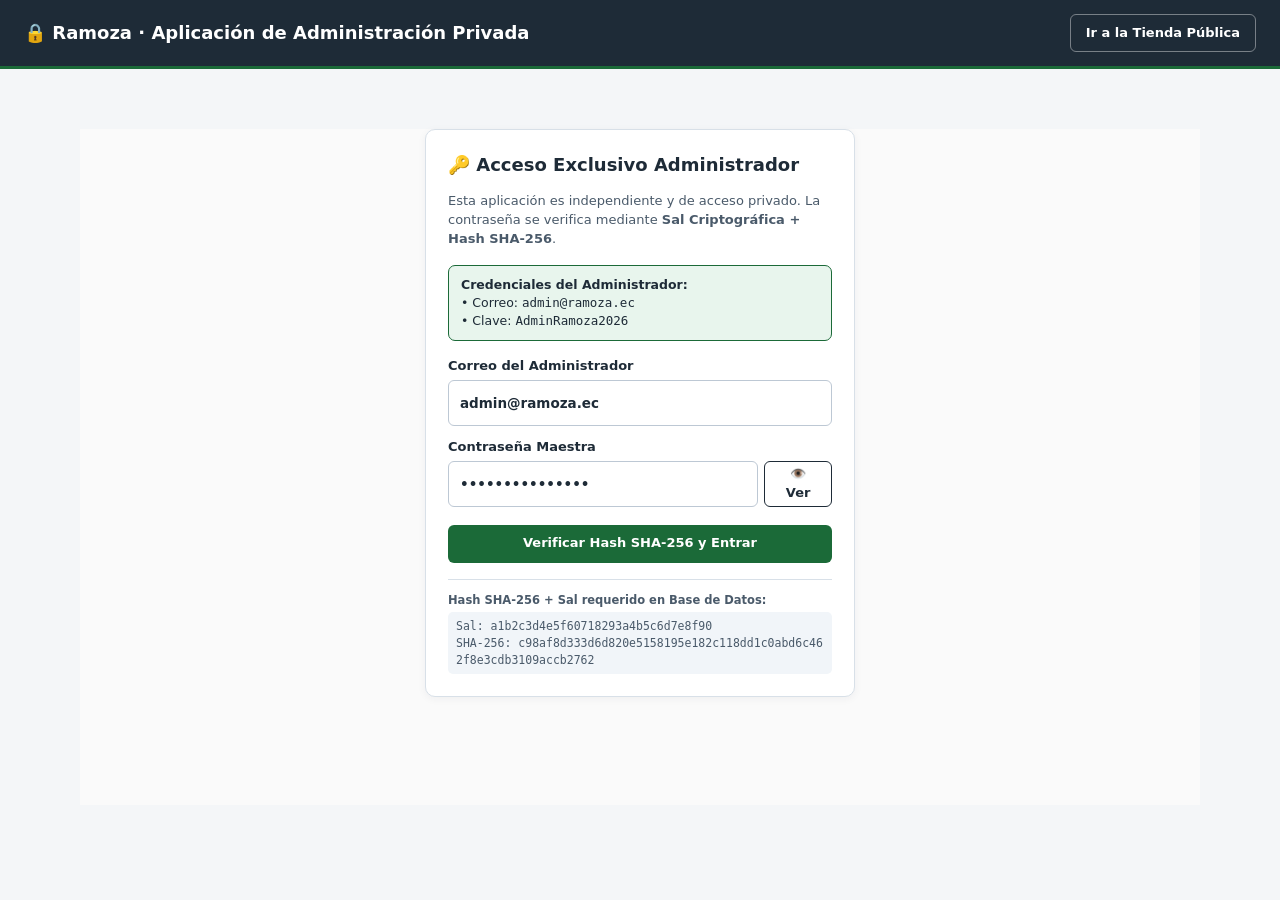
<file: admin.html>
<!DOCTYPE html>
<html lang="es">
<head>
  <meta charset="UTF-8" />
  <meta name="viewport" content="width=device-width, initial-scale=1.0" />
  <title>Panel de Administración Privado | Ramoza</title>
  <meta name="description" content="Panel de control administrativo privado para gestión de inventario, stock y comprobantes de venta en Ramoza." />
  <link rel="preconnect" href="https://images.unsplash.com" crossorigin />
  <link rel="dns-prefetch" href="https://images.unsplash.com" />
  <link rel="stylesheet" href="styles.css?v=2.4.0" />
  <style>
    :root {
      --slate: #1E2B37;
      --slate-muted: #4A5A6A;
      --green: #1B6A38;
      --green-hover: #14532D;
      --coral: #B83B2B;
      --amber: #92400E;
      --bg: #F4F6F8;
      --card: #FFFFFF;
      --border: #D8E0E8;
    }
    * { box-sizing: border-box; }
    body {
      margin: 0;
      font-family: Inter, system-ui, -apple-system, BlinkMacSystemFont, "Segoe UI", sans-serif;
      background: var(--bg);
      color: var(--slate);
      line-height: 1.45;
    }
    header {
      background: var(--slate);
      color: #FFFFFF;
      padding: 14px 24px;
      display: flex;
      justify-content: space-between;
      align-items: center;
      border-bottom: 3px solid var(--green);
    }
    header h1 {
      margin: 0;
      font-size: 18px;
      display: flex;
      align-items: center;
      gap: 10px;
    }
    .container {
      max-width: 1120px;
      margin: 24px auto;
      padding: 0 16px 48px;
    }
    .card {
      background: var(--card);
      border: 1px solid var(--border);
      border-radius: 10px;
      padding: 22px;
      margin-bottom: 20px;
      box-shadow: 0 2px 8px rgba(30, 43, 55, 0.05);
    }
    .login-box {
      max-width: 430px;
      margin: 60px auto;
    }
    h2 { margin: 0 0 14px; font-size: 18px; color: var(--slate); }
    h3 { margin: 0 0 10px; font-size: 15px; color: var(--slate); }
    label {
      display: block;
      font-size: 13px;
      font-weight: 700;
      margin-bottom: 12px;
      color: var(--slate);
    }
    input, select, textarea {
      width: 100%;
      padding: 9px 11px;
      margin-top: 4px;
      border: 1px solid #BDC8D4;
      border-radius: 6px;
      font: inherit;
      font-size: 13.5px;
      color: var(--slate);
      background: #FFFFFF;
    }
    input:focus, select:focus, textarea:focus {
      outline: 2px solid var(--green);
      border-color: var(--green);
    }
    .btn {
      display: inline-flex;
      align-items: center;
      justify-content: center;
      gap: 6px;
      min-height: 38px;
      padding: 0 15px;
      border: 1px solid transparent;
      border-radius: 6px;
      font: inherit;
      font-size: 13px;
      font-weight: 700;
      cursor: pointer;
      text-decoration: none;
    }
    .btn-primary { background: var(--green); color: #FFFFFF; }
    .btn-primary:hover { background: var(--green-hover); }
    .btn-outline { background: #FFFFFF; border-color: var(--slate); color: var(--slate); }
    .btn-outline:hover { background: var(--slate); color: #FFFFFF; }
    .btn-danger { background: #FEE2E2; border-color: #EF4444; color: #991B1B; }
    .btn-danger:hover { background: #EF4444; color: #FFFFFF; }
    .btn-amber { background: #FEF3C7; border-color: #D97706; color: #92400E; }
    .tabs {
      display: flex;
      gap: 8px;
      margin-bottom: 18px;
      flex-wrap: wrap;
    }
    .tab-btn {
      padding: 10px 16px;
      border: 1px solid var(--border);
      background: #FFFFFF;
      border-radius: 7px;
      font-weight: 700;
      font-size: 13.5px;
      cursor: pointer;
      color: var(--slate);
    }
    .tab-btn.active {
      background: var(--green);
      color: #FFFFFF;
      border-color: var(--green);
    }
    table {
      width: 100%;
      border-collapse: collapse;
      font-size: 13px;
    }
    th, td {
      padding: 10px 8px;
      border-bottom: 1px solid var(--border);
      text-align: left;
      vertical-align: middle;
    }
    th {
      background: #F8FAFC;
      font-weight: 800;
      color: var(--slate-muted);
      text-transform: uppercase;
      font-size: 11.5px;
    }
    .badge {
      display: inline-block;
      padding: 3px 9px;
      border-radius: 99px;
      font-size: 11.5px;
      font-weight: 800;
    }
    .badge-ok { background: #DCFCE7; color: #14532D; border: 1px solid #16A34A; }
    .badge-wait { background: #FEF3C7; color: #92400E; border: 1px solid #D97706; }
    .badge-sec { background: #E0F2FE; color: #075985; border: 1px solid #0284C7; }
    .badge-block { background: #FEE2E2; color: #991B1B; border: 1px solid #EF4444; }
    .grid-3 {
      display: grid;
      grid-template-columns: repeat(auto-fit, minmax(210px, 1fr));
      gap: 12px;
    }
    .mono {
      font-family: ui-monospace, SFMono-Regular, Menlo, Consolas, monospace;
      font-size: 11.5px;
      background: #F1F5F9;
      padding: 6px 8px;
      border-radius: 5px;
      word-break: break-all;
    }
    .toast-admin {
      position: fixed;
      bottom: 20px;
      right: 20px;
      background: var(--slate);
      color: #FFFFFF;
      padding: 12px 18px;
      border-radius: 8px;
      border-left: 4px solid var(--green);
      font-size: 13.5px;
      font-weight: 600;
      display: none;
      z-index: 999;
      box-shadow: 0 8px 24px rgba(0,0,0,0.22);
    }
  </style>
</head>
<body>
  <header>
    <h1>🔒 Ramoza · Aplicación de Administración Privada</h1>
    <div style="display: flex; gap: 10px; align-items: center;">
      <a href="index.html" class="btn btn-outline" style="background: transparent; color: #FFFFFF; border-color: rgba(255,255,255,0.4);">Ir a la Tienda Pública</a>
      <button id="admin-logout-btn" class="btn btn-danger" type="button" style="display: none;" onclick="adminLogout()">Cerrar Sesión Admin</button>
    </div>
  </header>

  <div id="admin-toast" class="toast-admin" role="status" aria-live="polite"></div>

  <main class="container" id="admin-app"></main>

  <script src="admin.js?v=2.3.0"></script>
</body>
</html>
</file>
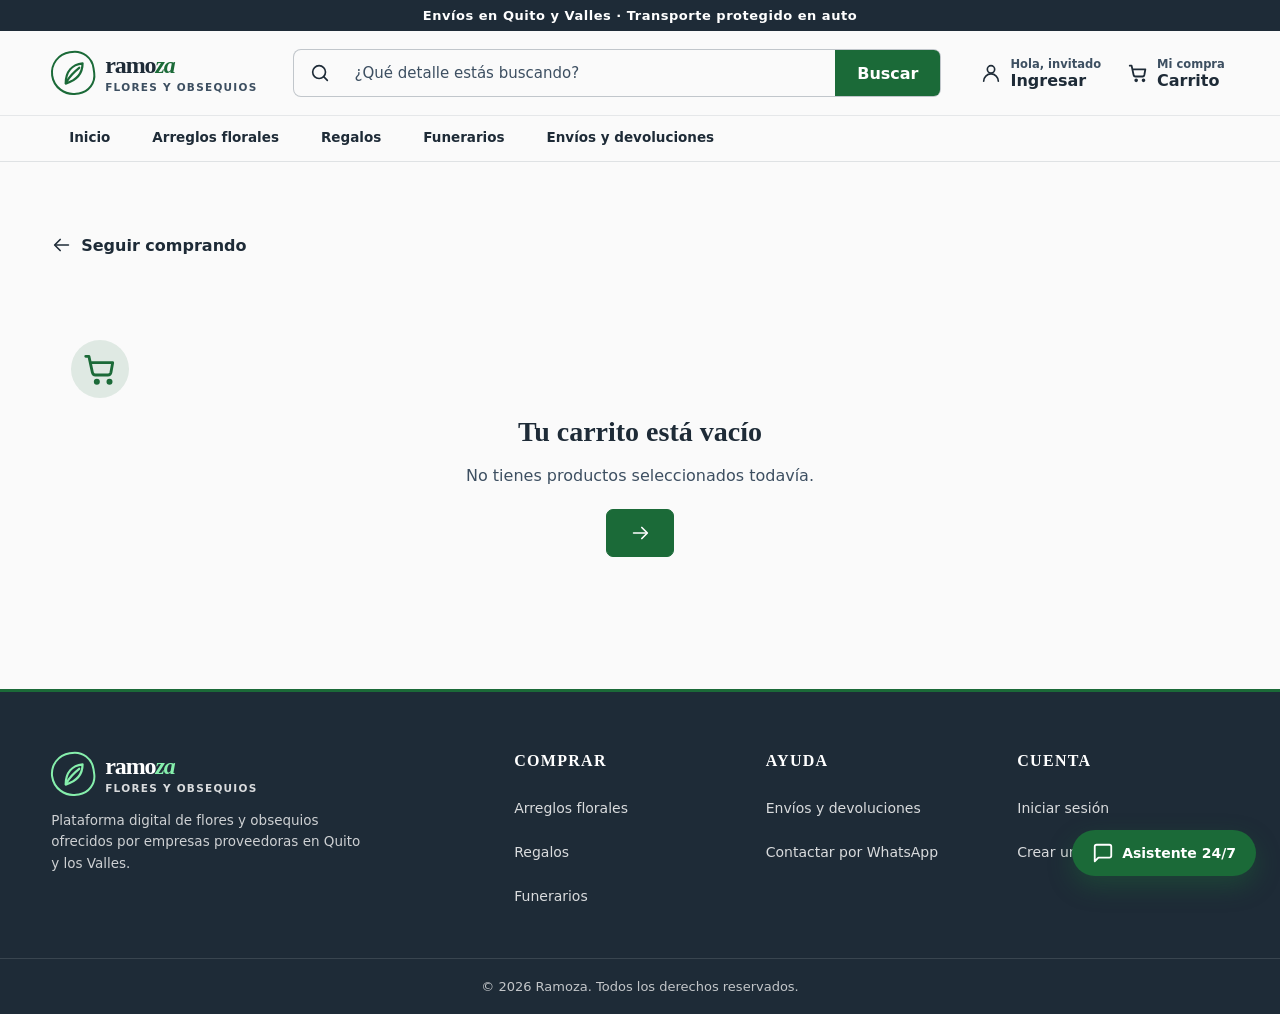
<file: carrito.html>
<!DOCTYPE html>
<html lang="es">
<head>
  <meta charset="UTF-8" />
  <meta name="viewport" content="width=device-width, initial-scale=1.0" />
  <title>Carrito de Compras | Ramoza Quito</title>
  <meta name="description" content="Revisa tu carrito de compras, ajusta cantidades de flores y regalos, y avanza de forma segura al checkout con Ramoza.">
  <link rel="preconnect" href="https://images.unsplash.com" crossorigin />
  <link rel="dns-prefetch" href="https://images.unsplash.com" />
  <link rel="stylesheet" href="styles.css?v=2.4.0" />
</head>
<body data-page="carrito">
  <div class="app">
    <a class="skip-link" href="#main">Saltar al contenido principal</a>
    <header class="site-header">
      <div class="utility">Envíos en Quito y Valles · Transporte protegido en auto</div>
      <div class="header-main">
        <a class="logo" id="nav-logo" href="index.html" aria-label="Ramoza, ir a página de inicio">
          <span class="logo-mark" aria-hidden="true">
            <svg aria-hidden="true" focusable="false" width="27" height="27" viewBox="0 0 24 24" fill="none" stroke="currentColor" stroke-width="2" stroke-linecap="round" stroke-linejoin="round">
              <path d="M5 21C5 10 11 4 20 3c0 9-5 15-15 18Z"></path><path d="M6 19c3-5 6-8 11-12"></path>
            </svg>
          </span>
          <span><span class="brand-title">ramo<span class="brand-accent">za</span></span><span class="brand-sub">FLORES Y OBSEQUIOS</span></span>
        </a>
        <form class="search" role="search" id="search-form" action="catalogo.html">
          <label class="sr-only" for="site-search">Buscar flores, regalos o arreglos</label>
          <svg aria-hidden="true" width="22" height="22" viewBox="0 0 24 24" fill="none" stroke="currentColor" stroke-width="1.8" stroke-linecap="round" stroke-linejoin="round">
            <circle cx="11" cy="11" r="7"></circle><path d="m20 20-4-4"></path>
          </svg>
          <input id="site-search" name="q" maxlength="100" placeholder="¿Qué detalle estás buscando?" aria-label="Buscar flores, regalos o arreglos" />
          <button type="submit" aria-label="Ejecutar búsqueda de productos">Buscar</button>
        </form>
        <div class="header-actions">
          <a class="header-action" id="nav-account" href="cuenta.html?auth=signin" aria-label="Iniciar sesión o crear cuenta">
            <svg aria-hidden="true" width="22" height="22" viewBox="0 0 24 24" fill="none" stroke="currentColor" stroke-width="1.8" stroke-linecap="round" stroke-linejoin="round">
              <circle cx="12" cy="8" r="4"></circle><path d="M4 21a8 8 0 0 1 16 0"></path>
            </svg>
            <span><span class="action-sub" id="auth-status">Hola, invitado</span><span class="action-label" id="auth-label">Mi cuenta</span></span>
          </a>
          <a class="header-action cart-action" id="nav-cart" href="carrito.html" aria-label="Abrir carrito de compras">
            <svg aria-hidden="true" width="22" height="22" viewBox="0 0 24 24" fill="none" stroke="currentColor" stroke-width="2" stroke-linecap="round" stroke-linejoin="round">
              <path d="M3 4h2l2.2 10.2a2 2 0 0 0 2 1.6h7.7a2 2 0 0 0 2-1.6L20 8H7"></path><circle cx="10" cy="20" r="1"></circle><circle cx="18" cy="20" r="1"></circle>
            </svg>
            <span><span class="action-sub">Mi compra</span><span class="action-label">Carrito</span></span>
            <span class="badge" id="cart-badge" aria-live="polite" style="display: none;">0</span>
          </a>
        </div>
      </div>
      <nav aria-label="Categorías principales">
        <div class="nav-inner" id="main-nav">
          <a href="index.html" class="nav-link" data-cat="Todos" aria-label="Ir a página de inicio">Inicio</a>
          <a href="catalogo.html?cat=Arreglos%20florales" class="nav-link" data-cat="Arreglos florales" aria-label="Ver categoría Arreglos florales">Arreglos florales</a>
          <a href="catalogo.html?cat=Regalos" class="nav-link" data-cat="Regalos" aria-label="Ver categoría Regalos">Regalos</a>
          <a href="catalogo.html?cat=Funerarios" class="nav-link" data-cat="Funerarios" aria-label="Ver categoría Funerarios">Funerarios</a>
          <a href="politicas.html" class="nav-link" data-nav="policy" aria-label="Consultar envíos y devoluciones">Envíos y devoluciones</a>
        </div>
      </nav>
    </header>

    <div class="toast" id="toast" role="status" aria-live="polite" aria-atomic="true" style="display: none;">
      <span>
        <svg aria-hidden="true" width="22" height="22" viewBox="0 0 24 24" fill="none" stroke="currentColor" stroke-width="2" stroke-linecap="round" stroke-linejoin="round">
          <path d="m5 12 4 4L19 6"></path>
        </svg>
      </span>
      <span id="toast-message"></span>
      <button id="toast-close" type="button" aria-label="Cerrar notificación">
        <svg aria-hidden="true" width="18" height="18" viewBox="0 0 24 24" fill="none" stroke="currentColor" stroke-width="2" stroke-linecap="round" stroke-linejoin="round">
          <path d="m6 6 12 12M18 6 6 18"></path>
        </svg>
      </button>
    </div>

    <div id="a11y-announcer" class="sr-only" role="status" aria-live="polite" aria-atomic="true"></div>

    <main id="main" tabindex="-1">
      <div id="view-container">
        <!-- Renderizado dinámico vía main.js -->
        <section class="page-shell narrow">
          <h1>Carrito de compras</h1>
          <p style="color: var(--slate-muted);">Cargando artículos de tu carrito...</p>
        </section>
      </div>
    </main>

    <!-- Chatbot Asistente Virtual Accesible 24/7 -->
    <div class="chatbot-container" id="chatbot-container">
      <button id="chatbot-toggle-btn" class="chatbot-toggle-btn" type="button" aria-expanded="false" aria-controls="chatbot-window" aria-label="Abrir asistente virtual de atención 24 horas">
        <svg aria-hidden="true" width="22" height="22" viewBox="0 0 24 24" fill="none" stroke="currentColor" stroke-width="2" stroke-linecap="round" stroke-linejoin="round">
          <path d="M21 15a2 2 0 0 1-2 2H7l-4 4V5a2 2 0 0 1 2-2h14a2 2 0 0 1 2 2z"></path>
        </svg>
        <span>Asistente 24/7</span>
      </button>

      <div class="chatbot-window" id="chatbot-window" role="dialog" aria-modal="false" aria-label="Chat de soporte virtual Ramoza" style="display: none;">
        <div class="chatbot-header">
          <div class="chatbot-header-info">
            <span class="chatbot-status-dot" aria-hidden="true"></span>
            <div>
              <strong>Asistente Ramoza</strong>
              <span class="chatbot-substatus">En línea 24/7</span>
            </div>
          </div>
          <button id="chatbot-close-btn" class="chatbot-close-btn" type="button" aria-label="Cerrar asistente virtual">
            <svg aria-hidden="true" width="18" height="18" viewBox="0 0 24 24" fill="none" stroke="currentColor" stroke-width="2" stroke-linecap="round" stroke-linejoin="round">
              <path d="m6 6 12 12M18 6 6 18"></path>
            </svg>
          </button>
        </div>

        <div class="chatbot-messages" id="chatbot-messages" role="log" aria-live="polite">
          <div class="chat-msg bot">
            <p>¡Hola! Soy tu asistente virtual de Ramoza 🌸 ¿En qué puedo orientarte hoy con tu pedido o entrega?</p>
          </div>
        </div>

        <div class="chatbot-quick-questions" aria-label="Preguntas rápidas de ayuda">
          <button type="button" class="faq-chip" data-faq="cobertura">Cobertura en Quito</button>
          <button type="button" class="faq-chip" data-faq="costo">Costo de envío</button>
          <button type="button" class="faq-chip" data-faq="pago">Formas de pago</button>
          <button type="button" class="faq-chip" data-faq="comprobante">Comprobante de venta</button>
          <button type="button" class="faq-chip" data-faq="horarios">Horarios de entrega</button>
          <button type="button" class="faq-chip" data-faq="documento">Cédula o Pasaporte</button>
          <button type="button" class="faq-chip" data-faq="dedicatoria">Dedicatoria funeraria</button>
          <button type="button" class="faq-chip" data-faq="foto">Foto por WhatsApp</button>
          <button type="button" class="faq-chip" data-faq="cuidados">Cuidados de flores</button>
        </div>

        <form class="chatbot-input-form" id="chatbot-input-form">
          <label for="chatbot-user-input" class="sr-only">Escribe tu pregunta</label>
          <input type="text" id="chatbot-user-input" maxlength="150" placeholder="Escribe tu consulta..." autocomplete="off" />
          <button type="submit" aria-label="Enviar mensaje al asistente">
            <svg aria-hidden="true" width="18" height="18" viewBox="0 0 24 24" fill="none" stroke="currentColor" stroke-width="2" stroke-linecap="round" stroke-linejoin="round">
              <line x1="22" y1="2" x2="11" y2="13"></line><polygon points="22 2 15 22 11 13 2 9 22 2"></polygon>
            </svg>
          </button>
        </form>
      </div>
    </div>

    <footer>
      <div class="footer-main">
        <div>
          <a class="logo" id="footer-logo" href="index.html" aria-label="Ramoza, ir a página de inicio">
            <span class="logo-mark" aria-hidden="true">
              <svg aria-hidden="true" focusable="false" width="27" height="27" viewBox="0 0 24 24" fill="none" stroke="currentColor" stroke-width="2" stroke-linecap="round" stroke-linejoin="round">
                <path d="M5 21C5 10 11 4 20 3c0 9-5 15-15 18Z"></path><path d="M6 19c3-5 6-8 11-12"></path>
              </svg>
            </span>
            <span><span class="brand-title">ramo<span class="brand-accent">za</span></span><span class="brand-sub">FLORES Y OBSEQUIOS</span></span>
          </a>
          <p>Plataforma digital de flores y obsequios ofrecidos por empresas proveedoras en Quito y los Valles.</p>
        </div>
        <div role="navigation" aria-label="Comprar por categoría">
          <h2>Comprar</h2>
          <a href="catalogo.html?cat=Arreglos%20florales" class="footer-link" data-cat="Arreglos florales">Arreglos florales</a>
          <a href="catalogo.html?cat=Regalos" class="footer-link" data-cat="Regalos">Regalos</a>
          <a href="catalogo.html?cat=Funerarios" class="footer-link" data-cat="Funerarios">Funerarios</a>
        </div>
        <div role="navigation" aria-label="Ayuda e información">
          <h2>Ayuda</h2>
          <a href="politicas.html" class="footer-link" data-nav="policy">Envíos y devoluciones</a>
          <a href="contacto.html" class="footer-link" data-nav="contact">Contactar por WhatsApp</a>
        </div>
        <div role="navigation" aria-label="Opciones de cuenta">
          <h2>Cuenta</h2>
          <a href="cuenta.html?auth=signin" class="footer-link" data-nav="signin">Iniciar sesión</a>
          <a href="cuenta.html?auth=signup" class="footer-link" data-nav="signup">Crear una cuenta</a>
        </div>
      </div>
      <div class="footer-bottom"><span>© 2026 Ramoza. Todos los derechos reservados.</span></div>
    </footer>
  </div>
  <script src="main.js?v=2.4.0" defer></script>
</body>
</html>
</file>
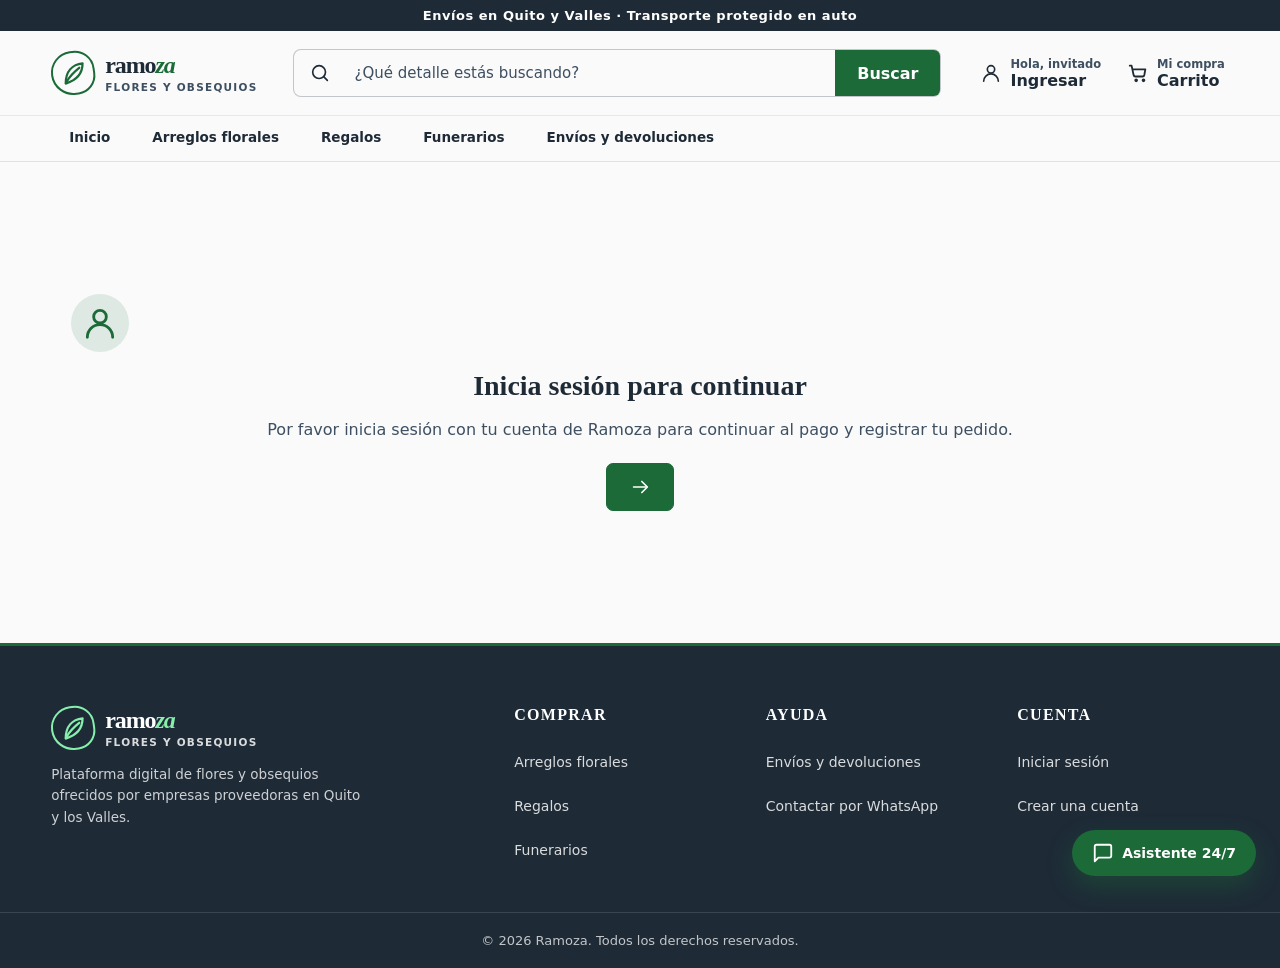
<file: checkout.html>
<!DOCTYPE html>
<html lang="es">
<head>
  <meta charset="UTF-8" />
  <meta name="viewport" content="width=device-width, initial-scale=1.0" />
  <title>Finalizar Compra | Ramoza Quito</title>
  <meta name="description" content="Finaliza tu compra de forma fácil. Elige entre entrega a domicilio protegida en auto o retiro en taller, y paga con tarjeta, transferencia o contraentrega.">
  <link rel="preconnect" href="https://images.unsplash.com" crossorigin />
  <link rel="dns-prefetch" href="https://images.unsplash.com" />
  <link rel="stylesheet" href="styles.css?v=2.4.0" />
</head>
<body data-page="checkout">
  <div class="app">
    <a class="skip-link" href="#main">Saltar al contenido principal</a>
    <header class="site-header">
      <div class="utility">Envíos en Quito y Valles · Transporte protegido en auto</div>
      <div class="header-main">
        <a class="logo" id="nav-logo" href="index.html" aria-label="Ramoza, ir a página de inicio">
          <span class="logo-mark" aria-hidden="true">
            <svg aria-hidden="true" focusable="false" width="27" height="27" viewBox="0 0 24 24" fill="none" stroke="currentColor" stroke-width="2" stroke-linecap="round" stroke-linejoin="round">
              <path d="M5 21C5 10 11 4 20 3c0 9-5 15-15 18Z"></path><path d="M6 19c3-5 6-8 11-12"></path>
            </svg>
          </span>
          <span><span class="brand-title">ramo<span class="brand-accent">za</span></span><span class="brand-sub">FLORES Y OBSEQUIOS</span></span>
        </a>
        <form class="search" role="search" id="search-form" action="catalogo.html">
          <label class="sr-only" for="site-search">Buscar flores, regalos o arreglos</label>
          <svg aria-hidden="true" width="22" height="22" viewBox="0 0 24 24" fill="none" stroke="currentColor" stroke-width="1.8" stroke-linecap="round" stroke-linejoin="round">
            <circle cx="11" cy="11" r="7"></circle><path d="m20 20-4-4"></path>
          </svg>
          <input id="site-search" name="q" maxlength="100" placeholder="¿Qué detalle estás buscando?" aria-label="Buscar flores, regalos o arreglos" />
          <button type="submit" aria-label="Ejecutar búsqueda de productos">Buscar</button>
        </form>
        <div class="header-actions">
          <a class="header-action" id="nav-account" href="cuenta.html?auth=signin" aria-label="Iniciar sesión o crear cuenta">
            <svg aria-hidden="true" width="22" height="22" viewBox="0 0 24 24" fill="none" stroke="currentColor" stroke-width="1.8" stroke-linecap="round" stroke-linejoin="round">
              <circle cx="12" cy="8" r="4"></circle><path d="M4 21a8 8 0 0 1 16 0"></path>
            </svg>
            <span><span class="action-sub" id="auth-status">Hola, invitado</span><span class="action-label" id="auth-label">Mi cuenta</span></span>
          </a>
          <a class="header-action cart-action" id="nav-cart" href="carrito.html" aria-label="Abrir carrito de compras">
            <svg aria-hidden="true" width="22" height="22" viewBox="0 0 24 24" fill="none" stroke="currentColor" stroke-width="2" stroke-linecap="round" stroke-linejoin="round">
              <path d="M3 4h2l2.2 10.2a2 2 0 0 0 2 1.6h7.7a2 2 0 0 0 2-1.6L20 8H7"></path><circle cx="10" cy="20" r="1"></circle><circle cx="18" cy="20" r="1"></circle>
            </svg>
            <span><span class="action-sub">Mi compra</span><span class="action-label">Carrito</span></span>
            <span class="badge" id="cart-badge" aria-live="polite" style="display: none;">0</span>
          </a>
        </div>
      </div>
      <nav aria-label="Categorías principales">
        <div class="nav-inner" id="main-nav">
          <a href="index.html" class="nav-link" data-cat="Todos" aria-label="Ir a página de inicio">Inicio</a>
          <a href="catalogo.html?cat=Arreglos%20florales" class="nav-link" data-cat="Arreglos florales" aria-label="Ver categoría Arreglos florales">Arreglos florales</a>
          <a href="catalogo.html?cat=Regalos" class="nav-link" data-cat="Regalos" aria-label="Ver categoría Regalos">Regalos</a>
          <a href="catalogo.html?cat=Funerarios" class="nav-link" data-cat="Funerarios" aria-label="Ver categoría Funerarios">Funerarios</a>
          <a href="politicas.html" class="nav-link" data-nav="policy" aria-label="Consultar envíos y devoluciones">Envíos y devoluciones</a>
        </div>
      </nav>
    </header>

    <div class="toast" id="toast" role="status" aria-live="polite" aria-atomic="true" style="display: none;">
      <span>
        <svg aria-hidden="true" width="22" height="22" viewBox="0 0 24 24" fill="none" stroke="currentColor" stroke-width="2" stroke-linecap="round" stroke-linejoin="round">
          <path d="m5 12 4 4L19 6"></path>
        </svg>
      </span>
      <span id="toast-message"></span>
      <button id="toast-close" type="button" aria-label="Cerrar notificación">
        <svg aria-hidden="true" width="18" height="18" viewBox="0 0 24 24" fill="none" stroke="currentColor" stroke-width="2" stroke-linecap="round" stroke-linejoin="round">
          <path d="m6 6 12 12M18 6 6 18"></path>
        </svg>
      </button>
    </div>

    <div id="a11y-announcer" class="sr-only" role="status" aria-live="polite" aria-atomic="true"></div>

    <main id="main" tabindex="-1">
      <div id="view-container">
        <!-- Renderizado dinámico vía main.js -->
        <section class="page-shell narrow">
          <h1>Finalizar compra</h1>
          <p style="color: var(--slate-muted);">Cargando opciones de entrega y pago...</p>
        </section>
      </div>
    </main>

    <!-- Chatbot Asistente Virtual Accesible 24/7 -->
    <div class="chatbot-container" id="chatbot-container">
      <button id="chatbot-toggle-btn" class="chatbot-toggle-btn" type="button" aria-expanded="false" aria-controls="chatbot-window" aria-label="Abrir asistente virtual de atención 24 horas">
        <svg aria-hidden="true" width="22" height="22" viewBox="0 0 24 24" fill="none" stroke="currentColor" stroke-width="2" stroke-linecap="round" stroke-linejoin="round">
          <path d="M21 15a2 2 0 0 1-2 2H7l-4 4V5a2 2 0 0 1 2-2h14a2 2 0 0 1 2 2z"></path>
        </svg>
        <span>Asistente 24/7</span>
      </button>

      <div class="chatbot-window" id="chatbot-window" role="dialog" aria-modal="false" aria-label="Chat de soporte virtual Ramoza" style="display: none;">
        <div class="chatbot-header">
          <div class="chatbot-header-info">
            <span class="chatbot-status-dot" aria-hidden="true"></span>
            <div>
              <strong>Asistente Ramoza</strong>
              <span class="chatbot-substatus">En línea 24/7</span>
            </div>
          </div>
          <button id="chatbot-close-btn" class="chatbot-close-btn" type="button" aria-label="Cerrar asistente virtual">
            <svg aria-hidden="true" width="18" height="18" viewBox="0 0 24 24" fill="none" stroke="currentColor" stroke-width="2" stroke-linecap="round" stroke-linejoin="round">
              <path d="m6 6 12 12M18 6 6 18"></path>
            </svg>
          </button>
        </div>

        <div class="chatbot-messages" id="chatbot-messages" role="log" aria-live="polite">
          <div class="chat-msg bot">
            <p>¡Hola! Soy tu asistente virtual de Ramoza 🌸 ¿En qué puedo orientarte hoy con tu pedido o entrega?</p>
          </div>
        </div>

        <div class="chatbot-quick-questions" aria-label="Preguntas rápidas de ayuda">
          <button type="button" class="faq-chip" data-faq="cobertura">Cobertura en Quito</button>
          <button type="button" class="faq-chip" data-faq="costo">Costo de envío</button>
          <button type="button" class="faq-chip" data-faq="pago">Formas de pago</button>
          <button type="button" class="faq-chip" data-faq="comprobante">Comprobante de venta</button>
          <button type="button" class="faq-chip" data-faq="horarios">Horarios de entrega</button>
          <button type="button" class="faq-chip" data-faq="documento">Cédula o Pasaporte</button>
          <button type="button" class="faq-chip" data-faq="dedicatoria">Dedicatoria funeraria</button>
          <button type="button" class="faq-chip" data-faq="foto">Foto por WhatsApp</button>
          <button type="button" class="faq-chip" data-faq="cuidados">Cuidados de flores</button>
        </div>

        <form class="chatbot-input-form" id="chatbot-input-form">
          <label for="chatbot-user-input" class="sr-only">Escribe tu pregunta</label>
          <input type="text" id="chatbot-user-input" maxlength="150" placeholder="Escribe tu consulta..." autocomplete="off" />
          <button type="submit" aria-label="Enviar mensaje al asistente">
            <svg aria-hidden="true" width="18" height="18" viewBox="0 0 24 24" fill="none" stroke="currentColor" stroke-width="2" stroke-linecap="round" stroke-linejoin="round">
              <line x1="22" y1="2" x2="11" y2="13"></line><polygon points="22 2 15 22 11 13 2 9 22 2"></polygon>
            </svg>
          </button>
        </form>
      </div>
    </div>

    <footer>
      <div class="footer-main">
        <div>
          <a class="logo" id="footer-logo" href="index.html" aria-label="Ramoza, ir a página de inicio">
            <span class="logo-mark" aria-hidden="true">
              <svg aria-hidden="true" focusable="false" width="27" height="27" viewBox="0 0 24 24" fill="none" stroke="currentColor" stroke-width="2" stroke-linecap="round" stroke-linejoin="round">
                <path d="M5 21C5 10 11 4 20 3c0 9-5 15-15 18Z"></path><path d="M6 19c3-5 6-8 11-12"></path>
              </svg>
            </span>
            <span><span class="brand-title">ramo<span class="brand-accent">za</span></span><span class="brand-sub">FLORES Y OBSEQUIOS</span></span>
          </a>
          <p>Plataforma digital de flores y obsequios ofrecidos por empresas proveedoras en Quito y los Valles.</p>
        </div>
        <div role="navigation" aria-label="Comprar por categoría">
          <h2>Comprar</h2>
          <a href="catalogo.html?cat=Arreglos%20florales" class="footer-link" data-cat="Arreglos florales">Arreglos florales</a>
          <a href="catalogo.html?cat=Regalos" class="footer-link" data-cat="Regalos">Regalos</a>
          <a href="catalogo.html?cat=Funerarios" class="footer-link" data-cat="Funerarios">Funerarios</a>
        </div>
        <div role="navigation" aria-label="Ayuda e información">
          <h2>Ayuda</h2>
          <a href="politicas.html" class="footer-link" data-nav="policy">Envíos y devoluciones</a>
          <a href="contacto.html" class="footer-link" data-nav="contact">Contactar por WhatsApp</a>
        </div>
        <div role="navigation" aria-label="Opciones de cuenta">
          <h2>Cuenta</h2>
          <a href="cuenta.html?auth=signin" class="footer-link" data-nav="signin">Iniciar sesión</a>
          <a href="cuenta.html?auth=signup" class="footer-link" data-nav="signup">Crear una cuenta</a>
        </div>
      </div>
      <div class="footer-bottom"><span>© 2026 Ramoza. Todos los derechos reservados.</span></div>
    </footer>
  </div>
  <script src="main.js?v=2.4.0" defer></script>
</body>
</html>
</file>
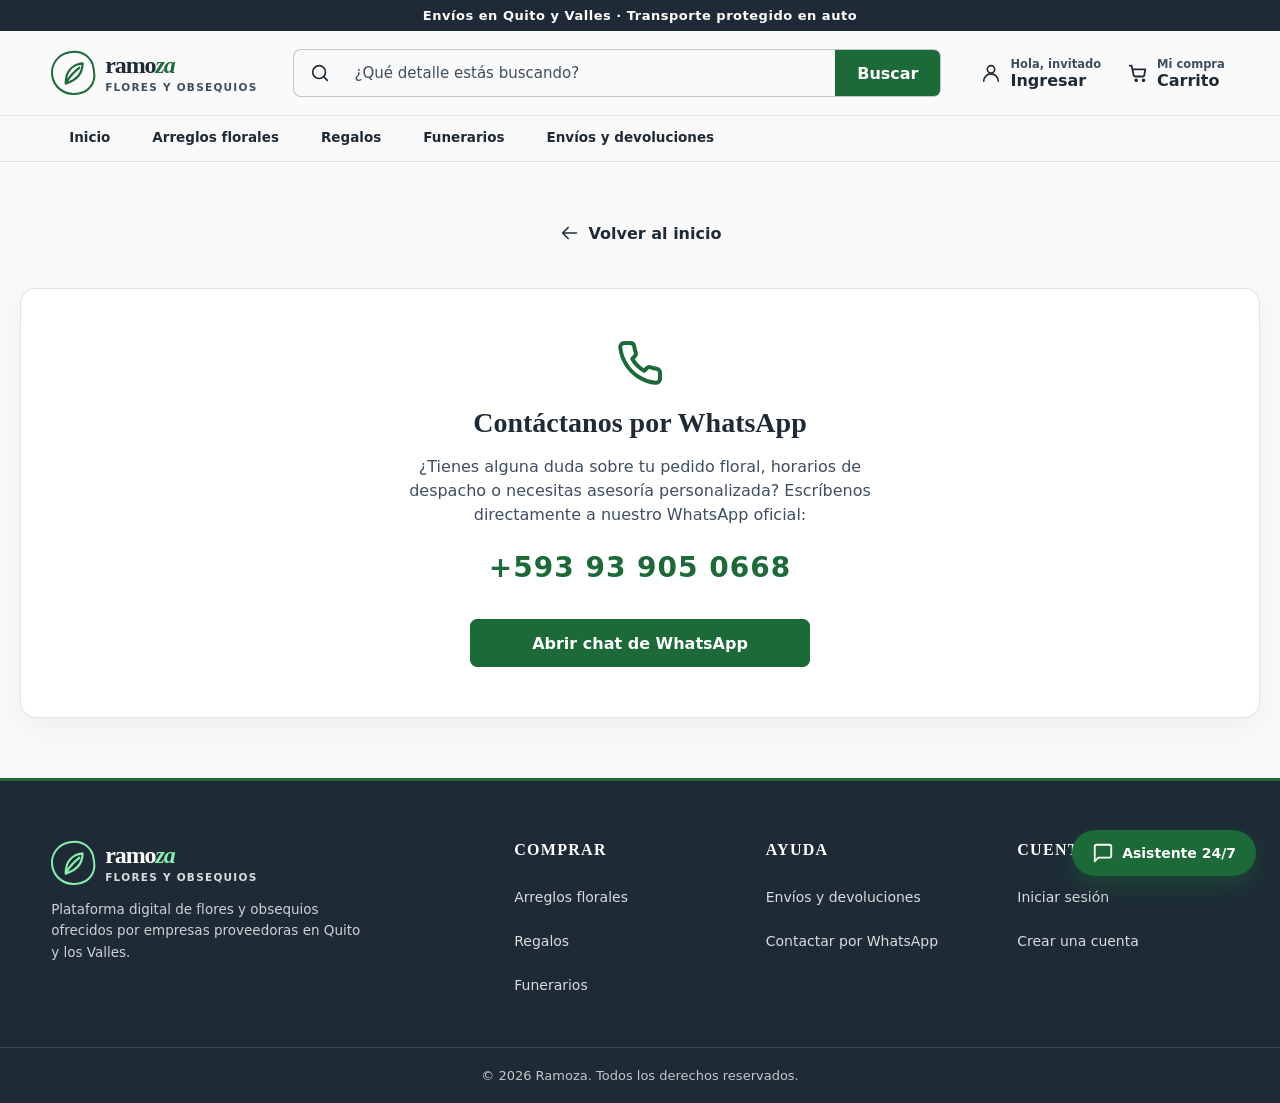
<file: contacto.html>
<!DOCTYPE html>
<html lang="es">
<head>
  <meta charset="UTF-8" />
  <meta name="viewport" content="width=device-width, initial-scale=1.0" />
  <title>Contacto y Asistencia WhatsApp | Ramoza Quito</title>
  <meta name="description" content="Contacta a nuestro equipo por WhatsApp oficial para asesoría en arreglos florales, entregas urgentes o seguimiento de tu orden en Quito.">
  <link rel="preconnect" href="https://images.unsplash.com" crossorigin />
  <link rel="dns-prefetch" href="https://images.unsplash.com" />
  <link rel="stylesheet" href="styles.css?v=2.4.0" />
</head>
<body data-page="contacto">
  <div class="app">
    <a class="skip-link" href="#main">Saltar al contenido principal</a>
    <header class="site-header">
      <div class="utility">Envíos en Quito y Valles · Transporte protegido en auto</div>
      <div class="header-main">
        <a class="logo" id="nav-logo" href="index.html" aria-label="Ramoza, ir a página de inicio">
          <span class="logo-mark" aria-hidden="true">
            <svg aria-hidden="true" focusable="false" width="27" height="27" viewBox="0 0 24 24" fill="none" stroke="currentColor" stroke-width="2" stroke-linecap="round" stroke-linejoin="round">
              <path d="M5 21C5 10 11 4 20 3c0 9-5 15-15 18Z"></path><path d="M6 19c3-5 6-8 11-12"></path>
            </svg>
          </span>
          <span><span class="brand-title">ramo<span class="brand-accent">za</span></span><span class="brand-sub">FLORES Y OBSEQUIOS</span></span>
        </a>
        <form class="search" role="search" id="search-form" action="catalogo.html">
          <label class="sr-only" for="site-search">Buscar flores, regalos o arreglos</label>
          <svg aria-hidden="true" width="22" height="22" viewBox="0 0 24 24" fill="none" stroke="currentColor" stroke-width="1.8" stroke-linecap="round" stroke-linejoin="round">
            <circle cx="11" cy="11" r="7"></circle><path d="m20 20-4-4"></path>
          </svg>
          <input id="site-search" name="q" maxlength="100" placeholder="¿Qué detalle estás buscando?" aria-label="Buscar flores, regalos o arreglos" />
          <button type="submit" aria-label="Ejecutar búsqueda de productos">Buscar</button>
        </form>
        <div class="header-actions">
          <a class="header-action" id="nav-account" href="cuenta.html?auth=signin" aria-label="Iniciar sesión o crear cuenta">
            <svg aria-hidden="true" width="22" height="22" viewBox="0 0 24 24" fill="none" stroke="currentColor" stroke-width="1.8" stroke-linecap="round" stroke-linejoin="round">
              <circle cx="12" cy="8" r="4"></circle><path d="M4 21a8 8 0 0 1 16 0"></path>
            </svg>
            <span><span class="action-sub" id="auth-status">Hola, invitado</span><span class="action-label" id="auth-label">Mi cuenta</span></span>
          </a>
          <a class="header-action cart-action" id="nav-cart" href="carrito.html" aria-label="Abrir carrito de compras">
            <svg aria-hidden="true" width="22" height="22" viewBox="0 0 24 24" fill="none" stroke="currentColor" stroke-width="2" stroke-linecap="round" stroke-linejoin="round">
              <path d="M3 4h2l2.2 10.2a2 2 0 0 0 2 1.6h7.7a2 2 0 0 0 2-1.6L20 8H7"></path><circle cx="10" cy="20" r="1"></circle><circle cx="18" cy="20" r="1"></circle>
            </svg>
            <span><span class="action-sub">Mi compra</span><span class="action-label">Carrito</span></span>
            <span class="badge" id="cart-badge" aria-live="polite" style="display: none;">0</span>
          </a>
        </div>
      </div>
      <nav aria-label="Categorías principales">
        <div class="nav-inner" id="main-nav">
          <a href="index.html" class="nav-link" data-cat="Todos" aria-label="Ir a página de inicio">Inicio</a>
          <a href="catalogo.html?cat=Arreglos%20florales" class="nav-link" data-cat="Arreglos florales" aria-label="Ver categoría Arreglos florales">Arreglos florales</a>
          <a href="catalogo.html?cat=Regalos" class="nav-link" data-cat="Regalos" aria-label="Ver categoría Regalos">Regalos</a>
          <a href="catalogo.html?cat=Funerarios" class="nav-link" data-cat="Funerarios" aria-label="Ver categoría Funerarios">Funerarios</a>
          <a href="politicas.html" class="nav-link" data-nav="policy" aria-label="Consultar envíos y devoluciones">Envíos y devoluciones</a>
        </div>
      </nav>
    </header>

    <div class="toast" id="toast" role="status" aria-live="polite" aria-atomic="true" style="display: none;">
      <span>
        <svg aria-hidden="true" width="22" height="22" viewBox="0 0 24 24" fill="none" stroke="currentColor" stroke-width="2" stroke-linecap="round" stroke-linejoin="round">
          <path d="m5 12 4 4L19 6"></path>
        </svg>
      </span>
      <span id="toast-message"></span>
      <button id="toast-close" type="button" aria-label="Cerrar notificación">
        <svg aria-hidden="true" width="18" height="18" viewBox="0 0 24 24" fill="none" stroke="currentColor" stroke-width="2" stroke-linecap="round" stroke-linejoin="round">
          <path d="m6 6 12 12M18 6 6 18"></path>
        </svg>
      </button>
    </div>

    <div id="a11y-announcer" class="sr-only" role="status" aria-live="polite" aria-atomic="true"></div>

    <main id="main" tabindex="-1">
      <div id="view-container">
        <!-- Renderizado dinámico vía main.js -->
        <section class="page-shell narrow" style="text-align: center; padding: 60px 20px;">
          <h1>Atención y Contacto Directo</h1>
          <p style="color: var(--slate-muted);">Cargando canales de atención oficial...</p>
        </section>
      </div>
    </main>

    <!-- Chatbot Asistente Virtual Accesible 24/7 -->
    <div class="chatbot-container" id="chatbot-container">
      <button id="chatbot-toggle-btn" class="chatbot-toggle-btn" type="button" aria-expanded="false" aria-controls="chatbot-window" aria-label="Abrir asistente virtual de atención 24 horas">
        <svg aria-hidden="true" width="22" height="22" viewBox="0 0 24 24" fill="none" stroke="currentColor" stroke-width="2" stroke-linecap="round" stroke-linejoin="round">
          <path d="M21 15a2 2 0 0 1-2 2H7l-4 4V5a2 2 0 0 1 2-2h14a2 2 0 0 1 2 2z"></path>
        </svg>
        <span>Asistente 24/7</span>
      </button>

      <div class="chatbot-window" id="chatbot-window" role="dialog" aria-modal="false" aria-label="Chat de soporte virtual Ramoza" style="display: none;">
        <div class="chatbot-header">
          <div class="chatbot-header-info">
            <span class="chatbot-status-dot" aria-hidden="true"></span>
            <div>
              <strong>Asistente Ramoza</strong>
              <span class="chatbot-substatus">En línea 24/7</span>
            </div>
          </div>
          <button id="chatbot-close-btn" class="chatbot-close-btn" type="button" aria-label="Cerrar asistente virtual">
            <svg aria-hidden="true" width="18" height="18" viewBox="0 0 24 24" fill="none" stroke="currentColor" stroke-width="2" stroke-linecap="round" stroke-linejoin="round">
              <path d="m6 6 12 12M18 6 6 18"></path>
            </svg>
          </button>
        </div>

        <div class="chatbot-messages" id="chatbot-messages" role="log" aria-live="polite">
          <div class="chat-msg bot">
            <p>¡Hola! Soy tu asistente virtual de Ramoza 🌸 ¿En qué puedo orientarte hoy con tu pedido o entrega?</p>
          </div>
        </div>

        <div class="chatbot-quick-questions" aria-label="Preguntas rápidas de ayuda">
          <button type="button" class="faq-chip" data-faq="cobertura">Cobertura en Quito</button>
          <button type="button" class="faq-chip" data-faq="costo">Costo de envío</button>
          <button type="button" class="faq-chip" data-faq="pago">Formas de pago</button>
          <button type="button" class="faq-chip" data-faq="comprobante">Comprobante de venta</button>
          <button type="button" class="faq-chip" data-faq="horarios">Horarios de entrega</button>
          <button type="button" class="faq-chip" data-faq="documento">Cédula o Pasaporte</button>
          <button type="button" class="faq-chip" data-faq="dedicatoria">Dedicatoria funeraria</button>
          <button type="button" class="faq-chip" data-faq="foto">Foto por WhatsApp</button>
          <button type="button" class="faq-chip" data-faq="cuidados">Cuidados de flores</button>
        </div>

        <form class="chatbot-input-form" id="chatbot-input-form">
          <label for="chatbot-user-input" class="sr-only">Escribe tu pregunta</label>
          <input type="text" id="chatbot-user-input" maxlength="150" placeholder="Escribe tu consulta..." autocomplete="off" />
          <button type="submit" aria-label="Enviar mensaje al asistente">
            <svg aria-hidden="true" width="18" height="18" viewBox="0 0 24 24" fill="none" stroke="currentColor" stroke-width="2" stroke-linecap="round" stroke-linejoin="round">
              <line x1="22" y1="2" x2="11" y2="13"></line><polygon points="22 2 15 22 11 13 2 9 22 2"></polygon>
            </svg>
          </button>
        </form>
      </div>
    </div>

    <footer>
      <div class="footer-main">
        <div>
          <a class="logo" id="footer-logo" href="index.html" aria-label="Ramoza, ir a página de inicio">
            <span class="logo-mark" aria-hidden="true">
              <svg aria-hidden="true" focusable="false" width="27" height="27" viewBox="0 0 24 24" fill="none" stroke="currentColor" stroke-width="2" stroke-linecap="round" stroke-linejoin="round">
                <path d="M5 21C5 10 11 4 20 3c0 9-5 15-15 18Z"></path><path d="M6 19c3-5 6-8 11-12"></path>
              </svg>
            </span>
            <span><span class="brand-title">ramo<span class="brand-accent">za</span></span><span class="brand-sub">FLORES Y OBSEQUIOS</span></span>
          </a>
          <p>Plataforma digital de flores y obsequios ofrecidos por empresas proveedoras en Quito y los Valles.</p>
        </div>
        <div role="navigation" aria-label="Comprar por categoría">
          <h2>Comprar</h2>
          <a href="catalogo.html?cat=Arreglos%20florales" class="footer-link" data-cat="Arreglos florales">Arreglos florales</a>
          <a href="catalogo.html?cat=Regalos" class="footer-link" data-cat="Regalos">Regalos</a>
          <a href="catalogo.html?cat=Funerarios" class="footer-link" data-cat="Funerarios">Funerarios</a>
        </div>
        <div role="navigation" aria-label="Ayuda e información">
          <h2>Ayuda</h2>
          <a href="politicas.html" class="footer-link" data-nav="policy">Envíos y devoluciones</a>
          <a href="contacto.html" class="footer-link" data-nav="contact">Contactar por WhatsApp</a>
        </div>
        <div role="navigation" aria-label="Opciones de cuenta">
          <h2>Cuenta</h2>
          <a href="cuenta.html?auth=signin" class="footer-link" data-nav="signin">Iniciar sesión</a>
          <a href="cuenta.html?auth=signup" class="footer-link" data-nav="signup">Crear una cuenta</a>
        </div>
      </div>
      <div class="footer-bottom"><span>© 2026 Ramoza. Todos los derechos reservados.</span></div>
    </footer>
  </div>
  <script src="main.js?v=2.4.0" defer></script>
</body>
</html>
</file>
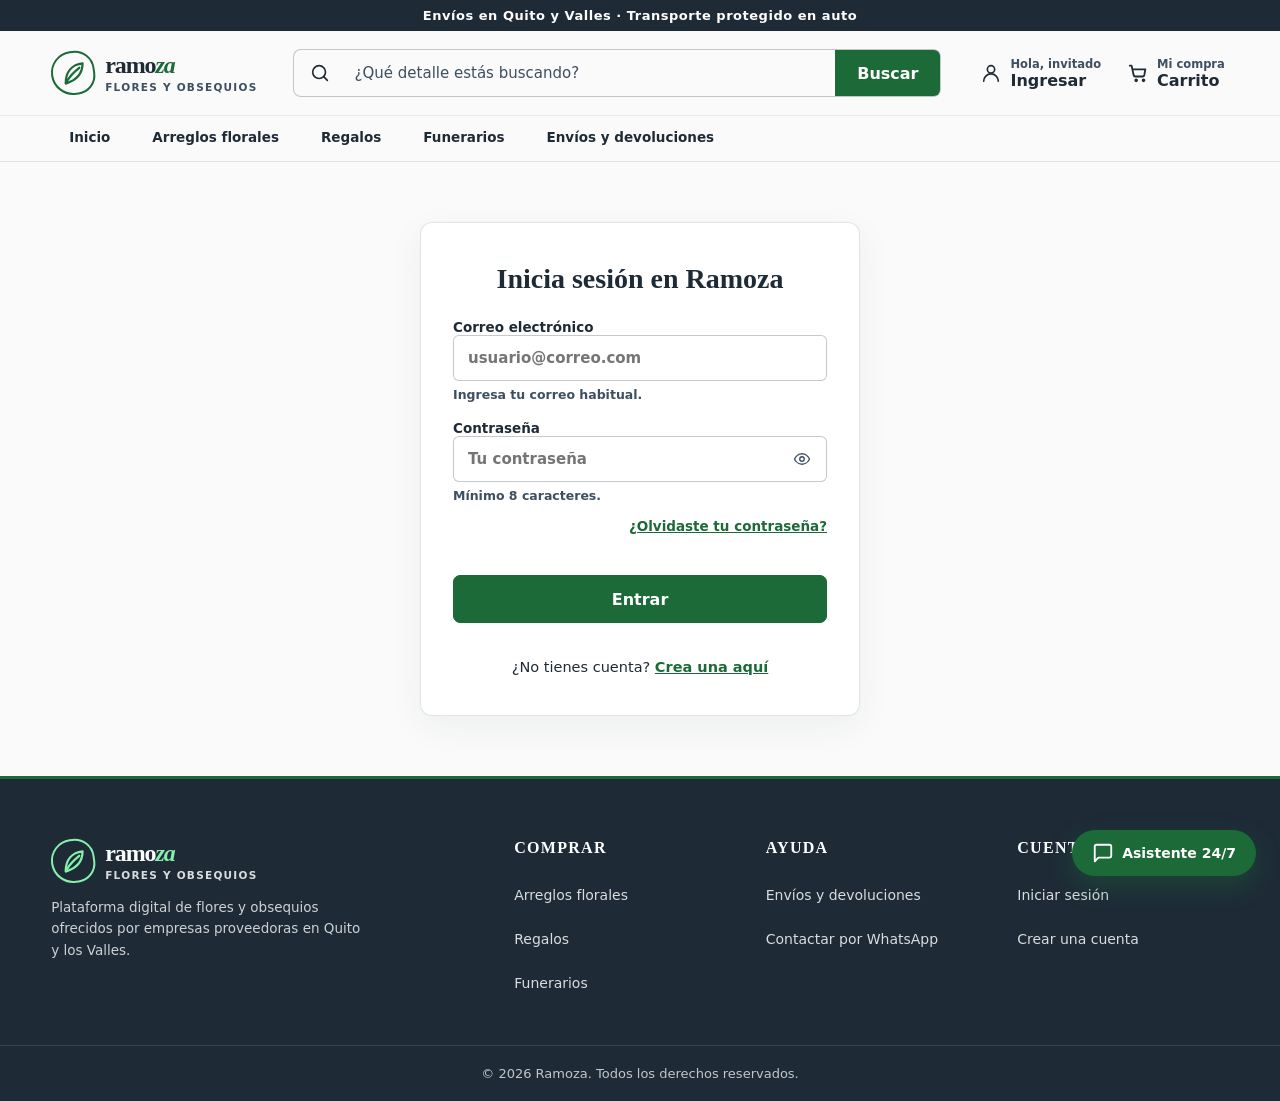
<file: cuenta.html>
<!DOCTYPE html>
<html lang="es">
<head>
  <meta charset="UTF-8" />
  <meta name="viewport" content="width=device-width, initial-scale=1.0" />
  <title>Mi Cuenta | Ramoza Quito</title>
  <meta name="description" content="Accede a tu cuenta de Ramoza para revisar pedidos activos, historial de compras, direcciones de entrega y gestionar tus datos de acceso.">
  <link rel="preconnect" href="https://images.unsplash.com" crossorigin />
  <link rel="dns-prefetch" href="https://images.unsplash.com" />
  <link rel="stylesheet" href="styles.css?v=2.4.0" />
</head>
<body data-page="cuenta">
  <div class="app">
    <a class="skip-link" href="#main">Saltar al contenido principal</a>
    <header class="site-header">
      <div class="utility">Envíos en Quito y Valles · Transporte protegido en auto</div>
      <div class="header-main">
        <a class="logo" id="nav-logo" href="index.html" aria-label="Ramoza, ir a página de inicio">
          <span class="logo-mark" aria-hidden="true">
            <svg aria-hidden="true" focusable="false" width="27" height="27" viewBox="0 0 24 24" fill="none" stroke="currentColor" stroke-width="2" stroke-linecap="round" stroke-linejoin="round">
              <path d="M5 21C5 10 11 4 20 3c0 9-5 15-15 18Z"></path><path d="M6 19c3-5 6-8 11-12"></path>
            </svg>
          </span>
          <span><span class="brand-title">ramo<span class="brand-accent">za</span></span><span class="brand-sub">FLORES Y OBSEQUIOS</span></span>
        </a>
        <form class="search" role="search" id="search-form" action="catalogo.html">
          <label class="sr-only" for="site-search">Buscar flores, regalos o arreglos</label>
          <svg aria-hidden="true" width="22" height="22" viewBox="0 0 24 24" fill="none" stroke="currentColor" stroke-width="1.8" stroke-linecap="round" stroke-linejoin="round">
            <circle cx="11" cy="11" r="7"></circle><path d="m20 20-4-4"></path>
          </svg>
          <input id="site-search" name="q" maxlength="100" placeholder="¿Qué detalle estás buscando?" aria-label="Buscar flores, regalos o arreglos" />
          <button type="submit" aria-label="Ejecutar búsqueda de productos">Buscar</button>
        </form>
        <div class="header-actions">
          <a class="header-action" id="nav-account" href="cuenta.html?auth=signin" aria-label="Iniciar sesión o crear cuenta">
            <svg aria-hidden="true" width="22" height="22" viewBox="0 0 24 24" fill="none" stroke="currentColor" stroke-width="1.8" stroke-linecap="round" stroke-linejoin="round">
              <circle cx="12" cy="8" r="4"></circle><path d="M4 21a8 8 0 0 1 16 0"></path>
            </svg>
            <span><span class="action-sub" id="auth-status">Hola, invitado</span><span class="action-label" id="auth-label">Mi cuenta</span></span>
          </a>
          <a class="header-action cart-action" id="nav-cart" href="carrito.html" aria-label="Abrir carrito de compras">
            <svg aria-hidden="true" width="22" height="22" viewBox="0 0 24 24" fill="none" stroke="currentColor" stroke-width="2" stroke-linecap="round" stroke-linejoin="round">
              <path d="M3 4h2l2.2 10.2a2 2 0 0 0 2 1.6h7.7a2 2 0 0 0 2-1.6L20 8H7"></path><circle cx="10" cy="20" r="1"></circle><circle cx="18" cy="20" r="1"></circle>
            </svg>
            <span><span class="action-sub">Mi compra</span><span class="action-label">Carrito</span></span>
            <span class="badge" id="cart-badge" aria-live="polite" style="display: none;">0</span>
          </a>
        </div>
      </div>
      <nav aria-label="Categorías principales">
        <div class="nav-inner" id="main-nav">
          <a href="index.html" class="nav-link" data-cat="Todos" aria-label="Ir a página de inicio">Inicio</a>
          <a href="catalogo.html?cat=Arreglos%20florales" class="nav-link" data-cat="Arreglos florales" aria-label="Ver categoría Arreglos florales">Arreglos florales</a>
          <a href="catalogo.html?cat=Regalos" class="nav-link" data-cat="Regalos" aria-label="Ver categoría Regalos">Regalos</a>
          <a href="catalogo.html?cat=Funerarios" class="nav-link" data-cat="Funerarios" aria-label="Ver categoría Funerarios">Funerarios</a>
          <a href="politicas.html" class="nav-link" data-nav="policy" aria-label="Consultar envíos y devoluciones">Envíos y devoluciones</a>
        </div>
      </nav>
    </header>

    <div class="toast" id="toast" role="status" aria-live="polite" aria-atomic="true" style="display: none;">
      <span>
        <svg aria-hidden="true" width="22" height="22" viewBox="0 0 24 24" fill="none" stroke="currentColor" stroke-width="2" stroke-linecap="round" stroke-linejoin="round">
          <path d="m5 12 4 4L19 6"></path>
        </svg>
      </span>
      <span id="toast-message"></span>
      <button id="toast-close" type="button" aria-label="Cerrar notificación">
        <svg aria-hidden="true" width="18" height="18" viewBox="0 0 24 24" fill="none" stroke="currentColor" stroke-width="2" stroke-linecap="round" stroke-linejoin="round">
          <path d="m6 6 12 12M18 6 6 18"></path>
        </svg>
      </button>
    </div>

    <div id="a11y-announcer" class="sr-only" role="status" aria-live="polite" aria-atomic="true"></div>

    <main id="main" tabindex="-1">
      <div id="view-container">
        <!-- Renderizado dinámico vía main.js -->
        <section class="auth-page">
          <div class="auth-card">
            <h1>Gestión de Cuenta</h1>
            <p style="color: var(--slate-muted);">Cargando módulo de inicio de sesión o panel de control...</p>
          </div>
        </section>
      </div>
    </main>

    <!-- Chatbot Asistente Virtual Accesible 24/7 -->
    <div class="chatbot-container" id="chatbot-container">
      <button id="chatbot-toggle-btn" class="chatbot-toggle-btn" type="button" aria-expanded="false" aria-controls="chatbot-window" aria-label="Abrir asistente virtual de atención 24 horas">
        <svg aria-hidden="true" width="22" height="22" viewBox="0 0 24 24" fill="none" stroke="currentColor" stroke-width="2" stroke-linecap="round" stroke-linejoin="round">
          <path d="M21 15a2 2 0 0 1-2 2H7l-4 4V5a2 2 0 0 1 2-2h14a2 2 0 0 1 2 2z"></path>
        </svg>
        <span>Asistente 24/7</span>
      </button>

      <div class="chatbot-window" id="chatbot-window" role="dialog" aria-modal="false" aria-label="Chat de soporte virtual Ramoza" style="display: none;">
        <div class="chatbot-header">
          <div class="chatbot-header-info">
            <span class="chatbot-status-dot" aria-hidden="true"></span>
            <div>
              <strong>Asistente Ramoza</strong>
              <span class="chatbot-substatus">En línea 24/7</span>
            </div>
          </div>
          <button id="chatbot-close-btn" class="chatbot-close-btn" type="button" aria-label="Cerrar asistente virtual">
            <svg aria-hidden="true" width="18" height="18" viewBox="0 0 24 24" fill="none" stroke="currentColor" stroke-width="2" stroke-linecap="round" stroke-linejoin="round">
              <path d="m6 6 12 12M18 6 6 18"></path>
            </svg>
          </button>
        </div>

        <div class="chatbot-messages" id="chatbot-messages" role="log" aria-live="polite">
          <div class="chat-msg bot">
            <p>¡Hola! Soy tu asistente virtual de Ramoza 🌸 ¿En qué puedo orientarte hoy con tu pedido o entrega?</p>
          </div>
        </div>

        <div class="chatbot-quick-questions" aria-label="Preguntas rápidas de ayuda">
          <button type="button" class="faq-chip" data-faq="cobertura">Cobertura en Quito</button>
          <button type="button" class="faq-chip" data-faq="costo">Costo de envío</button>
          <button type="button" class="faq-chip" data-faq="pago">Formas de pago</button>
          <button type="button" class="faq-chip" data-faq="comprobante">Comprobante de venta</button>
          <button type="button" class="faq-chip" data-faq="horarios">Horarios de entrega</button>
          <button type="button" class="faq-chip" data-faq="documento">Cédula o Pasaporte</button>
          <button type="button" class="faq-chip" data-faq="dedicatoria">Dedicatoria funeraria</button>
          <button type="button" class="faq-chip" data-faq="foto">Foto por WhatsApp</button>
          <button type="button" class="faq-chip" data-faq="cuidados">Cuidados de flores</button>
        </div>

        <form class="chatbot-input-form" id="chatbot-input-form">
          <label for="chatbot-user-input" class="sr-only">Escribe tu pregunta</label>
          <input type="text" id="chatbot-user-input" maxlength="150" placeholder="Escribe tu consulta..." autocomplete="off" />
          <button type="submit" aria-label="Enviar mensaje al asistente">
            <svg aria-hidden="true" width="18" height="18" viewBox="0 0 24 24" fill="none" stroke="currentColor" stroke-width="2" stroke-linecap="round" stroke-linejoin="round">
              <line x1="22" y1="2" x2="11" y2="13"></line><polygon points="22 2 15 22 11 13 2 9 22 2"></polygon>
            </svg>
          </button>
        </form>
      </div>
    </div>

    <footer>
      <div class="footer-main">
        <div>
          <a class="logo" id="footer-logo" href="index.html" aria-label="Ramoza, ir a página de inicio">
            <span class="logo-mark" aria-hidden="true">
              <svg aria-hidden="true" focusable="false" width="27" height="27" viewBox="0 0 24 24" fill="none" stroke="currentColor" stroke-width="2" stroke-linecap="round" stroke-linejoin="round">
                <path d="M5 21C5 10 11 4 20 3c0 9-5 15-15 18Z"></path><path d="M6 19c3-5 6-8 11-12"></path>
              </svg>
            </span>
            <span><span class="brand-title">ramo<span class="brand-accent">za</span></span><span class="brand-sub">FLORES Y OBSEQUIOS</span></span>
          </a>
          <p>Plataforma digital de flores y obsequios ofrecidos por empresas proveedoras en Quito y los Valles.</p>
        </div>
        <div role="navigation" aria-label="Comprar por categoría">
          <h2>Comprar</h2>
          <a href="catalogo.html?cat=Arreglos%20florales" class="footer-link" data-cat="Arreglos florales">Arreglos florales</a>
          <a href="catalogo.html?cat=Regalos" class="footer-link" data-cat="Regalos">Regalos</a>
          <a href="catalogo.html?cat=Funerarios" class="footer-link" data-cat="Funerarios">Funerarios</a>
        </div>
        <div role="navigation" aria-label="Ayuda e información">
          <h2>Ayuda</h2>
          <a href="politicas.html" class="footer-link" data-nav="policy">Envíos y devoluciones</a>
          <a href="contacto.html" class="footer-link" data-nav="contact">Contactar por WhatsApp</a>
        </div>
        <div role="navigation" aria-label="Opciones de cuenta">
          <h2>Cuenta</h2>
          <a href="cuenta.html?auth=signin" class="footer-link" data-nav="signin">Iniciar sesión</a>
          <a href="cuenta.html?auth=signup" class="footer-link" data-nav="signup">Crear una cuenta</a>
        </div>
      </div>
      <div class="footer-bottom"><span>© 2026 Ramoza. Todos los derechos reservados.</span></div>
    </footer>
  </div>
  <script src="main.js?v=2.4.0" defer></script>
</body>
</html>
</file>
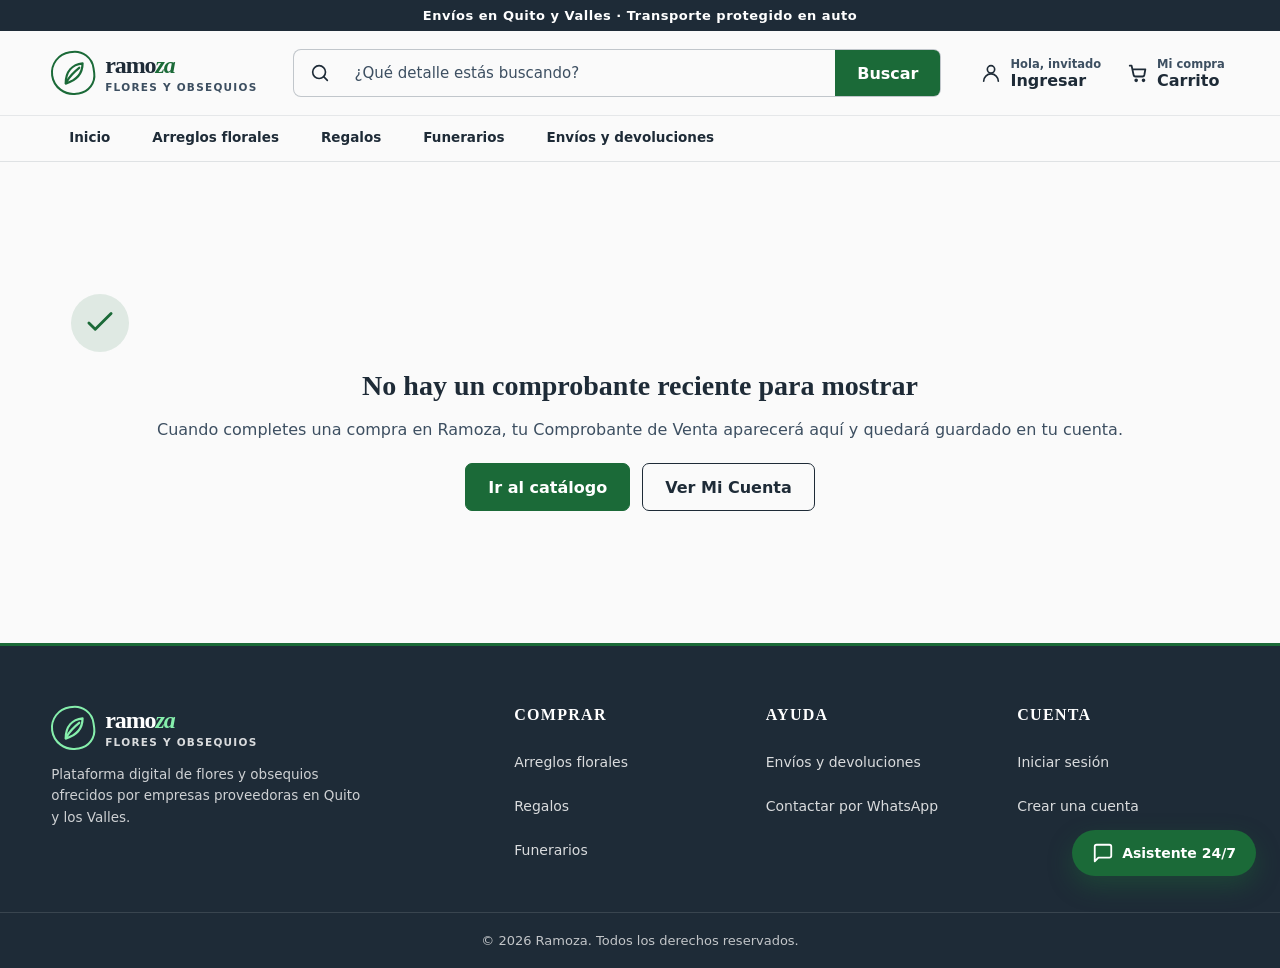
<file: exito.html>
<!DOCTYPE html>
<html lang="es">
<head>
  <meta charset="UTF-8" />
  <meta name="viewport" content="width=device-width, initial-scale=1.0" />
  <title>Pedido Confirmado | Ramoza Quito</title>
  <meta name="description" content="Tu pedido en Ramoza ha sido procesado exitosamente. Consulta el código de orden y los detalles del despacho protegido.">
  <link rel="preconnect" href="https://images.unsplash.com" crossorigin />
  <link rel="dns-prefetch" href="https://images.unsplash.com" />
  <link rel="stylesheet" href="styles.css?v=2.4.0" />
</head>
<body data-page="exito">
  <div class="app">
    <a class="skip-link" href="#main">Saltar al contenido principal</a>
    <header class="site-header">
      <div class="utility">Envíos en Quito y Valles · Transporte protegido en auto</div>
      <div class="header-main">
        <a class="logo" id="nav-logo" href="index.html" aria-label="Ramoza, ir a página de inicio">
          <span class="logo-mark" aria-hidden="true">
            <svg aria-hidden="true" focusable="false" width="27" height="27" viewBox="0 0 24 24" fill="none" stroke="currentColor" stroke-width="2" stroke-linecap="round" stroke-linejoin="round">
              <path d="M5 21C5 10 11 4 20 3c0 9-5 15-15 18Z"></path><path d="M6 19c3-5 6-8 11-12"></path>
            </svg>
          </span>
          <span><span class="brand-title">ramo<span class="brand-accent">za</span></span><span class="brand-sub">FLORES Y OBSEQUIOS</span></span>
        </a>
        <form class="search" role="search" id="search-form" action="catalogo.html">
          <label class="sr-only" for="site-search">Buscar flores, regalos o arreglos</label>
          <svg aria-hidden="true" width="22" height="22" viewBox="0 0 24 24" fill="none" stroke="currentColor" stroke-width="1.8" stroke-linecap="round" stroke-linejoin="round">
            <circle cx="11" cy="11" r="7"></circle><path d="m20 20-4-4"></path>
          </svg>
          <input id="site-search" name="q" maxlength="100" placeholder="¿Qué detalle estás buscando?" aria-label="Buscar flores, regalos o arreglos" />
          <button type="submit" aria-label="Ejecutar búsqueda de productos">Buscar</button>
        </form>
        <div class="header-actions">
          <a class="header-action" id="nav-account" href="cuenta.html?auth=signin" aria-label="Iniciar sesión o crear cuenta">
            <svg aria-hidden="true" width="22" height="22" viewBox="0 0 24 24" fill="none" stroke="currentColor" stroke-width="1.8" stroke-linecap="round" stroke-linejoin="round">
              <circle cx="12" cy="8" r="4"></circle><path d="M4 21a8 8 0 0 1 16 0"></path>
            </svg>
            <span><span class="action-sub" id="auth-status">Hola, invitado</span><span class="action-label" id="auth-label">Mi cuenta</span></span>
          </a>
          <a class="header-action cart-action" id="nav-cart" href="carrito.html" aria-label="Abrir carrito de compras">
            <svg aria-hidden="true" width="22" height="22" viewBox="0 0 24 24" fill="none" stroke="currentColor" stroke-width="2" stroke-linecap="round" stroke-linejoin="round">
              <path d="M3 4h2l2.2 10.2a2 2 0 0 0 2 1.6h7.7a2 2 0 0 0 2-1.6L20 8H7"></path><circle cx="10" cy="20" r="1"></circle><circle cx="18" cy="20" r="1"></circle>
            </svg>
            <span><span class="action-sub">Mi compra</span><span class="action-label">Carrito</span></span>
            <span class="badge" id="cart-badge" aria-live="polite" style="display: none;">0</span>
          </a>
        </div>
      </div>
      <nav aria-label="Categorías principales">
        <div class="nav-inner" id="main-nav">
          <a href="index.html" class="nav-link" data-cat="Todos" aria-label="Ir a página de inicio">Inicio</a>
          <a href="catalogo.html?cat=Arreglos%20florales" class="nav-link" data-cat="Arreglos florales" aria-label="Ver categoría Arreglos florales">Arreglos florales</a>
          <a href="catalogo.html?cat=Regalos" class="nav-link" data-cat="Regalos" aria-label="Ver categoría Regalos">Regalos</a>
          <a href="catalogo.html?cat=Funerarios" class="nav-link" data-cat="Funerarios" aria-label="Ver categoría Funerarios">Funerarios</a>
          <a href="politicas.html" class="nav-link" data-nav="policy" aria-label="Consultar envíos y devoluciones">Envíos y devoluciones</a>
        </div>
      </nav>
    </header>

    <div class="toast" id="toast" role="status" aria-live="polite" aria-atomic="true" style="display: none;">
      <span>
        <svg aria-hidden="true" width="22" height="22" viewBox="0 0 24 24" fill="none" stroke="currentColor" stroke-width="2" stroke-linecap="round" stroke-linejoin="round">
          <path d="m5 12 4 4L19 6"></path>
        </svg>
      </span>
      <span id="toast-message"></span>
      <button id="toast-close" type="button" aria-label="Cerrar notificación">
        <svg aria-hidden="true" width="18" height="18" viewBox="0 0 24 24" fill="none" stroke="currentColor" stroke-width="2" stroke-linecap="round" stroke-linejoin="round">
          <path d="m6 6 12 12M18 6 6 18"></path>
        </svg>
      </button>
    </div>

    <div id="a11y-announcer" class="sr-only" role="status" aria-live="polite" aria-atomic="true"></div>

    <main id="main" tabindex="-1">
      <div id="view-container">
        <!-- Renderizado dinámico vía main.js -->
        <section class="page-shell narrow success-page">
          <h1>¡Pedido confirmado con éxito!</h1>
          <p style="color: var(--slate-muted);">Generando comprobante de tu orden...</p>
        </section>
      </div>
    </main>

    <!-- Chatbot Asistente Virtual Accesible 24/7 -->
    <div class="chatbot-container" id="chatbot-container">
      <button id="chatbot-toggle-btn" class="chatbot-toggle-btn" type="button" aria-expanded="false" aria-controls="chatbot-window" aria-label="Abrir asistente virtual de atención 24 horas">
        <svg aria-hidden="true" width="22" height="22" viewBox="0 0 24 24" fill="none" stroke="currentColor" stroke-width="2" stroke-linecap="round" stroke-linejoin="round">
          <path d="M21 15a2 2 0 0 1-2 2H7l-4 4V5a2 2 0 0 1 2-2h14a2 2 0 0 1 2 2z"></path>
        </svg>
        <span>Asistente 24/7</span>
      </button>

      <div class="chatbot-window" id="chatbot-window" role="dialog" aria-modal="false" aria-label="Chat de soporte virtual Ramoza" style="display: none;">
        <div class="chatbot-header">
          <div class="chatbot-header-info">
            <span class="chatbot-status-dot" aria-hidden="true"></span>
            <div>
              <strong>Asistente Ramoza</strong>
              <span class="chatbot-substatus">En línea 24/7</span>
            </div>
          </div>
          <button id="chatbot-close-btn" class="chatbot-close-btn" type="button" aria-label="Cerrar asistente virtual">
            <svg aria-hidden="true" width="18" height="18" viewBox="0 0 24 24" fill="none" stroke="currentColor" stroke-width="2" stroke-linecap="round" stroke-linejoin="round">
              <path d="m6 6 12 12M18 6 6 18"></path>
            </svg>
          </button>
        </div>

        <div class="chatbot-messages" id="chatbot-messages" role="log" aria-live="polite">
          <div class="chat-msg bot">
            <p>¡Hola! Soy tu asistente virtual de Ramoza 🌸 ¿En qué puedo orientarte hoy con tu pedido o entrega?</p>
          </div>
        </div>

        <div class="chatbot-quick-questions" aria-label="Preguntas rápidas de ayuda">
          <button type="button" class="faq-chip" data-faq="cobertura">Cobertura en Quito</button>
          <button type="button" class="faq-chip" data-faq="costo">Costo de envío</button>
          <button type="button" class="faq-chip" data-faq="pago">Formas de pago</button>
          <button type="button" class="faq-chip" data-faq="comprobante">Comprobante de venta</button>
          <button type="button" class="faq-chip" data-faq="horarios">Horarios de entrega</button>
          <button type="button" class="faq-chip" data-faq="documento">Cédula o Pasaporte</button>
          <button type="button" class="faq-chip" data-faq="dedicatoria">Dedicatoria funeraria</button>
          <button type="button" class="faq-chip" data-faq="foto">Foto por WhatsApp</button>
          <button type="button" class="faq-chip" data-faq="cuidados">Cuidados de flores</button>
        </div>

        <form class="chatbot-input-form" id="chatbot-input-form">
          <label for="chatbot-user-input" class="sr-only">Escribe tu pregunta</label>
          <input type="text" id="chatbot-user-input" maxlength="150" placeholder="Escribe tu consulta..." autocomplete="off" />
          <button type="submit" aria-label="Enviar mensaje al asistente">
            <svg aria-hidden="true" width="18" height="18" viewBox="0 0 24 24" fill="none" stroke="currentColor" stroke-width="2" stroke-linecap="round" stroke-linejoin="round">
              <line x1="22" y1="2" x2="11" y2="13"></line><polygon points="22 2 15 22 11 13 2 9 22 2"></polygon>
            </svg>
          </button>
        </form>
      </div>
    </div>

    <footer>
      <div class="footer-main">
        <div>
          <a class="logo" id="footer-logo" href="index.html" aria-label="Ramoza, ir a página de inicio">
            <span class="logo-mark" aria-hidden="true">
              <svg aria-hidden="true" focusable="false" width="27" height="27" viewBox="0 0 24 24" fill="none" stroke="currentColor" stroke-width="2" stroke-linecap="round" stroke-linejoin="round">
                <path d="M5 21C5 10 11 4 20 3c0 9-5 15-15 18Z"></path><path d="M6 19c3-5 6-8 11-12"></path>
              </svg>
            </span>
            <span><span class="brand-title">ramo<span class="brand-accent">za</span></span><span class="brand-sub">FLORES Y OBSEQUIOS</span></span>
          </a>
          <p>Plataforma digital de flores y obsequios ofrecidos por empresas proveedoras en Quito y los Valles.</p>
        </div>
        <div role="navigation" aria-label="Comprar por categoría">
          <h2>Comprar</h2>
          <a href="catalogo.html?cat=Arreglos%20florales" class="footer-link" data-cat="Arreglos florales">Arreglos florales</a>
          <a href="catalogo.html?cat=Regalos" class="footer-link" data-cat="Regalos">Regalos</a>
          <a href="catalogo.html?cat=Funerarios" class="footer-link" data-cat="Funerarios">Funerarios</a>
        </div>
        <div role="navigation" aria-label="Ayuda e información">
          <h2>Ayuda</h2>
          <a href="politicas.html" class="footer-link" data-nav="policy">Envíos y devoluciones</a>
          <a href="contacto.html" class="footer-link" data-nav="contact">Contactar por WhatsApp</a>
        </div>
        <div role="navigation" aria-label="Opciones de cuenta">
          <h2>Cuenta</h2>
          <a href="cuenta.html?auth=signin" class="footer-link" data-nav="signin">Iniciar sesión</a>
          <a href="cuenta.html?auth=signup" class="footer-link" data-nav="signup">Crear una cuenta</a>
        </div>
      </div>
      <div class="footer-bottom"><span>© 2026 Ramoza. Todos los derechos reservados.</span></div>
    </footer>
  </div>
  <script src="main.js?v=2.4.0" defer></script>
</body>
</html>
</file>
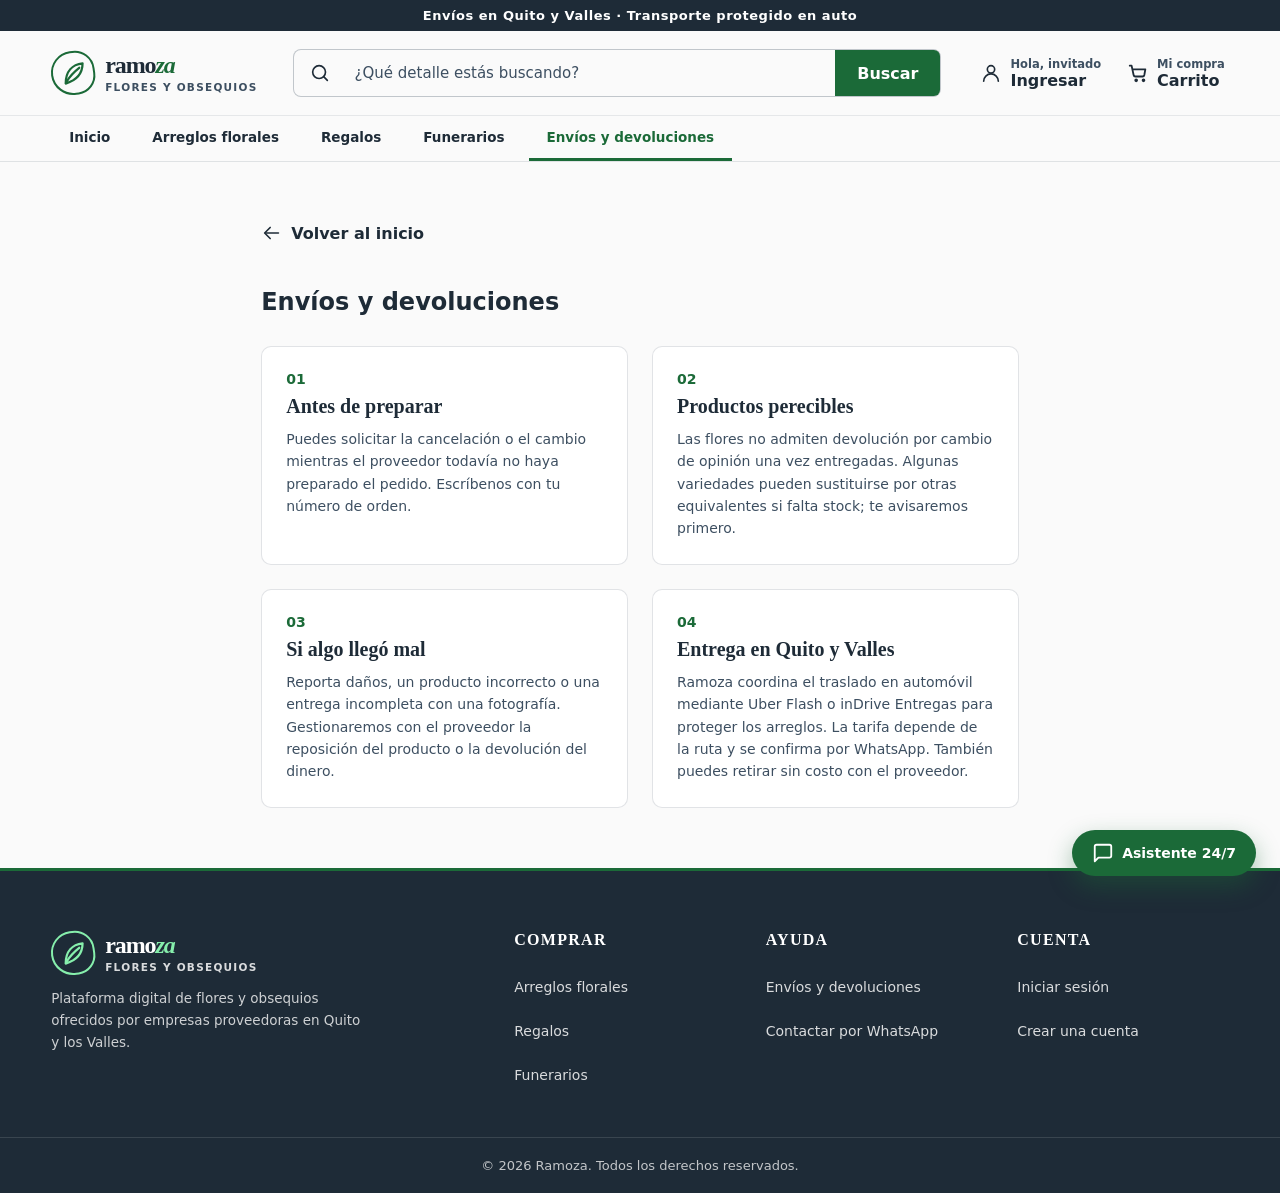
<file: politicas.html>
<!DOCTYPE html>
<html lang="es">
<head>
  <meta charset="UTF-8" />
  <meta name="viewport" content="width=device-width, initial-scale=1.0" />
  <title>Políticas de Envíos y Devoluciones | Ramoza Quito</title>
  <meta name="description" content="Conoce los términos de entrega garantizada en auto protegido en Quito y Valles, tiempos de preparación y políticas de devolución en Ramoza.">
  <link rel="preconnect" href="https://images.unsplash.com" crossorigin />
  <link rel="dns-prefetch" href="https://images.unsplash.com" />
  <link rel="stylesheet" href="styles.css?v=2.4.0" />
</head>
<body data-page="politicas">
  <div class="app">
    <a class="skip-link" href="#main">Saltar al contenido principal</a>
    <header class="site-header">
      <div class="utility">Envíos en Quito y Valles · Transporte protegido en auto</div>
      <div class="header-main">
        <a class="logo" id="nav-logo" href="index.html" aria-label="Ramoza, ir a página de inicio">
          <span class="logo-mark" aria-hidden="true">
            <svg aria-hidden="true" focusable="false" width="27" height="27" viewBox="0 0 24 24" fill="none" stroke="currentColor" stroke-width="2" stroke-linecap="round" stroke-linejoin="round">
              <path d="M5 21C5 10 11 4 20 3c0 9-5 15-15 18Z"></path><path d="M6 19c3-5 6-8 11-12"></path>
            </svg>
          </span>
          <span><span class="brand-title">ramo<span class="brand-accent">za</span></span><span class="brand-sub">FLORES Y OBSEQUIOS</span></span>
        </a>
        <form class="search" role="search" id="search-form" action="catalogo.html">
          <label class="sr-only" for="site-search">Buscar flores, regalos o arreglos</label>
          <svg aria-hidden="true" width="22" height="22" viewBox="0 0 24 24" fill="none" stroke="currentColor" stroke-width="1.8" stroke-linecap="round" stroke-linejoin="round">
            <circle cx="11" cy="11" r="7"></circle><path d="m20 20-4-4"></path>
          </svg>
          <input id="site-search" name="q" maxlength="100" placeholder="¿Qué detalle estás buscando?" aria-label="Buscar flores, regalos o arreglos" />
          <button type="submit" aria-label="Ejecutar búsqueda de productos">Buscar</button>
        </form>
        <div class="header-actions">
          <a class="header-action" id="nav-account" href="cuenta.html?auth=signin" aria-label="Iniciar sesión o crear cuenta">
            <svg aria-hidden="true" width="22" height="22" viewBox="0 0 24 24" fill="none" stroke="currentColor" stroke-width="1.8" stroke-linecap="round" stroke-linejoin="round">
              <circle cx="12" cy="8" r="4"></circle><path d="M4 21a8 8 0 0 1 16 0"></path>
            </svg>
            <span><span class="action-sub" id="auth-status">Hola, invitado</span><span class="action-label" id="auth-label">Mi cuenta</span></span>
          </a>
          <a class="header-action cart-action" id="nav-cart" href="carrito.html" aria-label="Abrir carrito de compras">
            <svg aria-hidden="true" width="22" height="22" viewBox="0 0 24 24" fill="none" stroke="currentColor" stroke-width="2" stroke-linecap="round" stroke-linejoin="round">
              <path d="M3 4h2l2.2 10.2a2 2 0 0 0 2 1.6h7.7a2 2 0 0 0 2-1.6L20 8H7"></path><circle cx="10" cy="20" r="1"></circle><circle cx="18" cy="20" r="1"></circle>
            </svg>
            <span><span class="action-sub">Mi compra</span><span class="action-label">Carrito</span></span>
            <span class="badge" id="cart-badge" aria-live="polite" style="display: none;">0</span>
          </a>
        </div>
      </div>
      <nav aria-label="Categorías principales">
        <div class="nav-inner" id="main-nav">
          <a href="index.html" class="nav-link" data-cat="Todos" aria-label="Ir a página de inicio">Inicio</a>
          <a href="catalogo.html?cat=Arreglos%20florales" class="nav-link" data-cat="Arreglos florales" aria-label="Ver categoría Arreglos florales">Arreglos florales</a>
          <a href="catalogo.html?cat=Regalos" class="nav-link" data-cat="Regalos" aria-label="Ver categoría Regalos">Regalos</a>
          <a href="catalogo.html?cat=Funerarios" class="nav-link" data-cat="Funerarios" aria-label="Ver categoría Funerarios">Funerarios</a>
          <a href="politicas.html" class="nav-link active" data-nav="policy" aria-label="Consultar envíos y devoluciones" aria-current="page">Envíos y devoluciones</a>
        </div>
      </nav>
    </header>

    <div class="toast" id="toast" role="status" aria-live="polite" aria-atomic="true" style="display: none;">
      <span>
        <svg aria-hidden="true" width="22" height="22" viewBox="0 0 24 24" fill="none" stroke="currentColor" stroke-width="2" stroke-linecap="round" stroke-linejoin="round">
          <path d="m5 12 4 4L19 6"></path>
        </svg>
      </span>
      <span id="toast-message"></span>
      <button id="toast-close" type="button" aria-label="Cerrar notificación">
        <svg aria-hidden="true" width="18" height="18" viewBox="0 0 24 24" fill="none" stroke="currentColor" stroke-width="2" stroke-linecap="round" stroke-linejoin="round">
          <path d="m6 6 12 12M18 6 6 18"></path>
        </svg>
      </button>
    </div>

    <div id="a11y-announcer" class="sr-only" role="status" aria-live="polite" aria-atomic="true"></div>

    <main id="main" tabindex="-1">
      <div id="view-container">
        <!-- Renderizado dinámico vía main.js -->
        <section class="page-shell policy-page">
          <h1>Envíos y devoluciones</h1>
          <p style="color: var(--slate-muted);">Cargando términos de servicio y políticas de entrega...</p>
        </section>
      </div>
    </main>

    <!-- Chatbot Asistente Virtual Accesible 24/7 -->
    <div class="chatbot-container" id="chatbot-container">
      <button id="chatbot-toggle-btn" class="chatbot-toggle-btn" type="button" aria-expanded="false" aria-controls="chatbot-window" aria-label="Abrir asistente virtual de atención 24 horas">
        <svg aria-hidden="true" width="22" height="22" viewBox="0 0 24 24" fill="none" stroke="currentColor" stroke-width="2" stroke-linecap="round" stroke-linejoin="round">
          <path d="M21 15a2 2 0 0 1-2 2H7l-4 4V5a2 2 0 0 1 2-2h14a2 2 0 0 1 2 2z"></path>
        </svg>
        <span>Asistente 24/7</span>
      </button>

      <div class="chatbot-window" id="chatbot-window" role="dialog" aria-modal="false" aria-label="Chat de soporte virtual Ramoza" style="display: none;">
        <div class="chatbot-header">
          <div class="chatbot-header-info">
            <span class="chatbot-status-dot" aria-hidden="true"></span>
            <div>
              <strong>Asistente Ramoza</strong>
              <span class="chatbot-substatus">En línea 24/7</span>
            </div>
          </div>
          <button id="chatbot-close-btn" class="chatbot-close-btn" type="button" aria-label="Cerrar asistente virtual">
            <svg aria-hidden="true" width="18" height="18" viewBox="0 0 24 24" fill="none" stroke="currentColor" stroke-width="2" stroke-linecap="round" stroke-linejoin="round">
              <path d="m6 6 12 12M18 6 6 18"></path>
            </svg>
          </button>
        </div>

        <div class="chatbot-messages" id="chatbot-messages" role="log" aria-live="polite">
          <div class="chat-msg bot">
            <p>¡Hola! Soy tu asistente virtual de Ramoza 🌸 ¿En qué puedo orientarte hoy con tu pedido o entrega?</p>
          </div>
        </div>

        <div class="chatbot-quick-questions" aria-label="Preguntas rápidas de ayuda">
          <button type="button" class="faq-chip" data-faq="cobertura">Cobertura en Quito</button>
          <button type="button" class="faq-chip" data-faq="costo">Costo de envío</button>
          <button type="button" class="faq-chip" data-faq="pago">Formas de pago</button>
          <button type="button" class="faq-chip" data-faq="comprobante">Comprobante de venta</button>
          <button type="button" class="faq-chip" data-faq="horarios">Horarios de entrega</button>
          <button type="button" class="faq-chip" data-faq="documento">Cédula o Pasaporte</button>
          <button type="button" class="faq-chip" data-faq="dedicatoria">Dedicatoria funeraria</button>
          <button type="button" class="faq-chip" data-faq="foto">Foto por WhatsApp</button>
          <button type="button" class="faq-chip" data-faq="cuidados">Cuidados de flores</button>
        </div>

        <form class="chatbot-input-form" id="chatbot-input-form">
          <label for="chatbot-user-input" class="sr-only">Escribe tu pregunta</label>
          <input type="text" id="chatbot-user-input" maxlength="150" placeholder="Escribe tu consulta..." autocomplete="off" />
          <button type="submit" aria-label="Enviar mensaje al asistente">
            <svg aria-hidden="true" width="18" height="18" viewBox="0 0 24 24" fill="none" stroke="currentColor" stroke-width="2" stroke-linecap="round" stroke-linejoin="round">
              <line x1="22" y1="2" x2="11" y2="13"></line><polygon points="22 2 15 22 11 13 2 9 22 2"></polygon>
            </svg>
          </button>
        </form>
      </div>
    </div>

    <footer>
      <div class="footer-main">
        <div>
          <a class="logo" id="footer-logo" href="index.html" aria-label="Ramoza, ir a página de inicio">
            <span class="logo-mark" aria-hidden="true">
              <svg aria-hidden="true" focusable="false" width="27" height="27" viewBox="0 0 24 24" fill="none" stroke="currentColor" stroke-width="2" stroke-linecap="round" stroke-linejoin="round">
                <path d="M5 21C5 10 11 4 20 3c0 9-5 15-15 18Z"></path><path d="M6 19c3-5 6-8 11-12"></path>
              </svg>
            </span>
            <span><span class="brand-title">ramo<span class="brand-accent">za</span></span><span class="brand-sub">FLORES Y OBSEQUIOS</span></span>
          </a>
          <p>Plataforma digital de flores y obsequios ofrecidos por empresas proveedoras en Quito y los Valles.</p>
        </div>
        <div role="navigation" aria-label="Comprar por categoría">
          <h2>Comprar</h2>
          <a href="catalogo.html?cat=Arreglos%20florales" class="footer-link" data-cat="Arreglos florales">Arreglos florales</a>
          <a href="catalogo.html?cat=Regalos" class="footer-link" data-cat="Regalos">Regalos</a>
          <a href="catalogo.html?cat=Funerarios" class="footer-link" data-cat="Funerarios">Funerarios</a>
        </div>
        <div role="navigation" aria-label="Ayuda e información">
          <h2>Ayuda</h2>
          <a href="politicas.html" class="footer-link" data-nav="policy">Envíos y devoluciones</a>
          <a href="contacto.html" class="footer-link" data-nav="contact">Contactar por WhatsApp</a>
        </div>
        <div role="navigation" aria-label="Opciones de cuenta">
          <h2>Cuenta</h2>
          <a href="cuenta.html?auth=signin" class="footer-link" data-nav="signin">Iniciar sesión</a>
          <a href="cuenta.html?auth=signup" class="footer-link" data-nav="signup">Crear una cuenta</a>
        </div>
      </div>
      <div class="footer-bottom"><span>© 2026 Ramoza. Todos los derechos reservados.</span></div>
    </footer>
  </div>
  <script src="main.js?v=2.4.0" defer></script>
</body>
</html>
</file>
<file: styles.css>
:root {
  --smoke: #FAFAFA;
  --green: #1B6A38; /* Alto contraste WCAG AAA/AA: 6.36:1 sobre #FAFAFA y 6.63:1 con texto blanco */
  --green-hover: #14522B;
  --green-light: #EBF7EE;
  --slate: #1E2B37; /* Alto contraste: 13.82:1 sobre fondo claro */
  --slate-muted: #3D4F61; /* Contraste óptimo 8.08:1 (elimina los 6 errores de contraste de WAVE) */
  --sunflower: #B78103; /* Amarillo ocre accesible con contraste > 4.5:1 */
  --coral: #C0392B; /* Rojo coral accesible con contraste 5.21:1 sobre fondo claro */
  --content-max: 1440px;
  --page-gutter: clamp(16px, 4vw, 64px);
}

* { box-sizing: border-box; }
html { min-height: 100%; scroll-behavior: smooth; -webkit-text-size-adjust: 100%; text-size-adjust: 100%; }
body { min-width: 0; min-height: 100%; margin: 0; overflow-wrap: break-word; background: var(--slate); color: var(--slate); font-family: system-ui, -apple-system, BlinkMacSystemFont, "Segoe UI", Roboto, sans-serif; }
.app { min-width: 0; min-height: 100vh; min-height: 100dvh; display: flex; flex-direction: column; background: var(--smoke); }
main { width: 100%; min-width: 0; flex: 1 0 auto; background: var(--smoke); }
section, article, aside, form, fieldset { min-width: 0; }
button, input, textarea, select, a { font: inherit; }
button, a.nav-link, a.header-action, a.footer-link, a.category-tile, a.product-name, a.round-add { min-height: 44px; color: inherit; }
button, a, input, textarea, select { outline-offset: 3px; }
button:focus-visible, a:focus-visible, input:focus-visible, textarea:focus-visible, select:focus-visible { outline: 3px solid var(--green); }
button { cursor: pointer; }
img { display: block; max-width: 100%; height: auto; }
.sr-only { position: absolute; width: 1px; height: 1px; padding: 0; margin: -1px; overflow: hidden; clip: rect(0,0,0,0); white-space: nowrap; border: 0; }
.skip-link { position: fixed; z-index: 100; top: -60px; left: 20px; padding: 12px 18px; background: var(--slate); color: var(--smoke); border-radius: 0 0 10px 10px; font-weight: 700; text-decoration: none; }
.skip-link:focus { top: 0; }

.site-header { position: relative; z-index: 20; background: var(--smoke); border-bottom: 1px solid rgb(44 62 80 / 13%); }
.utility { padding: 8px 5vw; color: #FFFFFF; background: var(--slate); text-align: center; font-size: 13px; font-weight: 600; letter-spacing: .04em; }
.header-main { max-width: var(--content-max); margin: auto; padding: 18px var(--page-gutter); display: grid; grid-template-columns: auto minmax(300px, 680px) auto; align-items: center; gap: 35px; }
.logo { padding: 0; display: flex; align-items: center; gap: 10px; border: 0; background: transparent; text-align: left; text-decoration: none; color: var(--slate); }
.logo-mark { width: 44px; height: 44px; display: grid; place-items: center; border: 2.5px solid var(--green); border-radius: 52% 48% 46% 54%; color: var(--green); background: transparent; transform: rotate(-8deg); }
.logo-mark svg { transform: rotate(8deg); }
.brand-title { display: block; font: 700 24px/1 Georgia, serif; letter-spacing: -.045em; white-space: nowrap; color: var(--slate); }
.brand-accent { color: var(--green); font-style: italic; }
.brand-sub { display: block; margin-top: 4px; font-size: 10.5px; letter-spacing: .12em; font-weight: 750; color: var(--slate-muted); }
.search { height: 48px; display: flex; align-items: center; gap: 10px; padding-left: 15px; border: 1.5px solid rgb(44 62 80 / 28%); border-radius: 8px; background: var(--smoke); }
.search:focus-within { border-color: var(--green); box-shadow: 0 0 0 3px rgb(27 106 56 / 20%); }
.search > input,
.search input#site-search { min-width: 0; flex: 1; border: 0; outline: 0; background: transparent; color: var(--slate); }
.search input::placeholder { color: var(--slate-muted); }
.search button { align-self: stretch; padding: 0 22px; border: 0; border-radius: 0 6px 6px 0; color: #FFFFFF; background: var(--green); font-weight: 750; }
.search button:hover { background: var(--green-hover); }

/* ================= CATÁLOGO Y BARRA LATERAL IZQUIERDA (ESTILO E-COMMERCE) ================= */
.catalog-layout {
  display: grid;
  grid-template-columns: 260px 1fr;
  gap: 36px;
  align-items: start;
  margin-top: 14px;
}

.catalog-sidebar {
  position: sticky;
  top: 90px;
}

.sidebar-box {
  background: #FFFFFF;
  border: 1px solid rgb(44 62 80 / 14%);
  border-radius: 12px;
  padding: 20px;
  box-shadow: 0 2px 10px rgb(44 62 80 / 4%);
}

.sidebar-box-header {
  display: flex;
  align-items: center;
  justify-content: space-between;
  padding-bottom: 14px;
  margin-bottom: 16px;
  border-bottom: 1.5px solid rgb(44 62 80 / 10%);
}

.sidebar-title {
  display: flex;
  align-items: center;
  gap: 8px;
  font: 700 17px/1.2 Georgia, serif;
  color: var(--slate);
  margin: 0;
}

.sidebar-clear-btn {
  background: transparent;
  border: 0;
  color: var(--coral);
  font-size: 12.5px;
  font-weight: 700;
  cursor: pointer;
  padding: 4px 6px;
  border-radius: 4px;
  text-decoration: underline;
}

.sidebar-clear-btn:hover {
  background: rgb(220 38 38 / 8%);
}

.filter-section {
  margin-bottom: 22px;
}

.filter-section:last-child {
  margin-bottom: 0;
}

.filter-section-title {
  font-size: 13px;
  font-weight: 800;
  text-transform: uppercase;
  letter-spacing: 0.06em;
  color: var(--slate);
  margin: 0 0 10px 0;
}

.filter-list {
  list-style: none;
  padding: 0;
  margin: 0;
  display: flex;
  flex-direction: column;
  gap: 4px;
}

.filter-list-item {
  width: 100%;
  display: flex;
  align-items: center;
  justify-content: space-between;
  padding: 8px 10px;
  border: 0;
  border-radius: 6px;
  background: transparent;
  color: var(--slate);
  font-size: 13.5px;
  font-weight: 550;
  cursor: pointer;
  text-align: left;
  transition: all 0.15s ease;
}

.filter-list-item:hover {
  background: #F1F5F9;
  color: var(--green);
}

.filter-list-item.active {
  background: var(--green-light);
  color: var(--green);
  font-weight: 750;
}

.filter-list-item .item-badge {
  font-size: 11.5px;
  font-weight: 700;
  background: rgb(44 62 80 / 8%);
  color: var(--slate-muted);
  padding: 2px 7px;
  border-radius: 10px;
}

.filter-list-item.active .item-badge {
  background: var(--green);
  color: #FFFFFF;
}

/* Rango personalizado de precio en barra lateral */
.sidebar-custom-price {
  margin-top: 14px;
  padding-top: 14px;
  border-top: 1px dashed rgb(44 62 80 / 14%);
}

.custom-price-label {
  display: block;
  font-size: 12px;
  font-weight: 700;
  color: var(--slate-muted);
  margin-bottom: 8px;
}

.custom-price-inputs {
  display: flex;
  align-items: center;
  gap: 6px;
}

.price-input-wrap {
  position: relative;
  flex: 1;
  min-width: 0;
}

.price-currency {
  position: absolute;
  left: 8px;
  top: 50%;
  transform: translateY(-50%);
  font-size: 12px;
  font-weight: 700;
  color: var(--slate-muted);
  pointer-events: none;
}

.price-input-wrap input {
  width: 100%;
  box-sizing: border-box;
  height: 34px;
  padding: 4px 6px 4px 18px;
  border: 1px solid rgb(44 62 80 / 22%);
  border-radius: 6px;
  background: #F8FAFC;
  font-size: 13px;
  font-weight: 600;
  color: var(--slate);
  text-align: left;
}

.price-input-wrap input:focus {
  outline: 2px solid var(--green);
  border-color: var(--green);
  background: #FFFFFF;
}

.price-sep {
  color: var(--slate-muted);
  font-weight: 700;
  font-size: 12px;
}

.custom-price-submit {
  width: 34px;
  height: 34px;
  flex-shrink: 0;
  display: grid;
  place-items: center;
  background: var(--green);
  color: #FFFFFF;
  border: 0;
  border-radius: 6px;
  cursor: pointer;
  transition: background 0.15s ease;
}

.custom-price-submit:hover {
  background: var(--green-hover);
}

/* Chips de filtros activos arriba del catálogo */
.active-filter-chips {
  display: flex;
  align-items: center;
  gap: 8px;
  flex-wrap: wrap;
  padding: 10px 14px;
  background: #F8FAFC;
  border: 1px solid rgb(44 62 80 / 10%);
  border-radius: 8px;
  margin-bottom: 22px;
}

.chips-label {
  font-size: 12.5px;
  font-weight: 700;
  color: var(--slate-muted);
}

.filter-chip {
  display: inline-flex;
  align-items: center;
  gap: 6px;
  background: #FFFFFF;
  border: 1px solid var(--green);
  color: var(--green);
  font-size: 12px;
  padding: 3px 8px 3px 10px;
  border-radius: 14px;
}

.filter-chip button {
  background: transparent;
  border: 0;
  color: var(--green);
  font-size: 15px;
  font-weight: 700;
  cursor: pointer;
  padding: 0;
  line-height: 1;
}

.chip-clear-all {
  background: transparent;
  border: 0;
  color: var(--coral);
  font-size: 12px;
  font-weight: 700;
  cursor: pointer;
  text-decoration: underline;
  margin-left: 4px;
}

@media (max-width: 860px) {
  .catalog-layout {
    grid-template-columns: 1fr;
    gap: 22px;
  }
  .catalog-sidebar {
    position: static;
  }
}
.header-actions { display: flex; align-items: center; gap: 18px; }
.header-action { position: relative; min-height: 44px; min-width: 44px; padding: 4px; display: flex; align-items: center; gap: 8px; border: 0; background: transparent; text-align: left; font-weight: 750; text-decoration: none; color: var(--slate); }
.action-sub { display: block; color: var(--slate-muted); font-size: 11.5px; font-weight: 600; }
.action-label { display: block; font-weight: 750; }
.cart-action .badge { position: absolute; top: -8px; left: 16px; width: 20px; height: 20px; display: grid; place-items: center; border-radius: 50%; color: #FFFFFF; background: var(--green); font-size: 11px; font-weight: 700; }
nav { border-top: 1px solid rgb(44 62 80 / 10%); }
.nav-inner { max-width: var(--content-max); margin: auto; padding: 0 var(--page-gutter); display: flex; gap: 6px; }
.nav-inner .nav-link, .nav-inner button { display: inline-flex; align-items: center; padding: 13px 18px; border: 0; border-bottom: 3px solid transparent; background: transparent; font-size: 13.5px; font-weight: 680; text-decoration: none; color: var(--slate); transition: color .15s ease, border-color .15s ease; }
.nav-inner .nav-link:hover, .nav-inner .nav-link.active, .nav-inner button:hover, .nav-inner button.active { color: var(--green); border-bottom-color: var(--green); }

.hero { position: relative; min-height: 510px; overflow: hidden; display: flex; align-items: center; color: var(--smoke); background: var(--slate); }
.hero > img { position: absolute; inset: 0; width: 100%; height: 100%; object-fit: cover; object-position: center 40%; }
.hero-overlay { position: absolute; inset: 0; background: linear-gradient(90deg, rgb(30 43 55 / 94%) 0%, rgb(30 43 55 / 75%) 50%, rgb(30 43 55 / 15%) 85%); }
.hero-content { position: relative; z-index: 1; width: min(630px, calc(100% - (var(--page-gutter) * 2))); margin-left: max(var(--page-gutter), calc((100vw - var(--content-max)) / 2 + var(--page-gutter))); padding: 70px 0 90px; }
.hero-kicker, .eyebrow { margin: 0 0 12px; color: var(--green); font-size: 11.5px; font-weight: 850; letter-spacing: .15em; text-transform: uppercase; }
.hero-kicker { color: #FFFFFF; }
.hero h1 { margin: 0 0 20px; font: 700 clamp(44px, 5.2vw, 76px)/.98 Georgia, serif; letter-spacing: -.045em; color: #FFFFFF; }
.hero h1 em { color: #FFFFFF; text-decoration: underline; text-decoration-color: var(--green); text-decoration-thickness: 5px; text-underline-offset: 7px; }
.hero-content > p:not(.hero-kicker) { max-width: 520px; margin-bottom: 28px; color: rgb(250 250 250 / 92%); font-size: 17px; line-height: 1.65; }
.primary, .secondary { min-height: 48px; padding: 0 22px; display: inline-flex; align-items: center; justify-content: center; gap: 12px; border-radius: 7px; font-weight: 800; text-decoration: none; transition: transform .18s ease, box-shadow .18s ease, background .18s ease; }
.primary { border: 1px solid var(--green); color: #FFFFFF; background: var(--green); }
.primary:hover { transform: translateY(-2px); box-shadow: 0 8px 22px rgb(27 106 56 / 30%); background: var(--green-hover); }
.secondary { border: 1.5px solid var(--slate); color: var(--slate); background: transparent; }
.secondary:hover { color: #FFFFFF; background: var(--slate); }
.wide { width: 100%; }
.delivery-card { position: absolute; z-index: 2; right: 5vw; bottom: 0; width: 360px; padding: 20px 24px; display: flex; gap: 13px; color: #FFFFFF; background: var(--green); border-radius: 12px 12px 0 0; }
.delivery-card > span { flex: 0 0 auto; width: 30px; height: 30px; display: grid; place-items: center; color: #FFFFFF; background: var(--slate); border-radius: 50%; }
.delivery-card p { margin: 3px 0 0; font-size: 13px; line-height: 1.45; }

.category-strip, .catalog-section, .page-shell { max-width: var(--content-max); margin: auto; padding: 72px var(--page-gutter); }
.section-heading { margin-bottom: 28px; display: flex; justify-content: space-between; align-items: end; gap: 30px; }
.section-heading h2 { margin: 0; font: 700 clamp(28px, 3vw, 42px)/1.05 Georgia, serif; letter-spacing: -.035em; color: var(--slate); }
.category-grid { display: grid; grid-template-columns: repeat(3, 1fr); gap: 18px; }
.category-tile { position: relative; height: 58px; min-height: 58px; overflow: hidden; padding: 0 22px; border: 0; border-radius: 10px; color: #FFFFFF; background: var(--slate); text-align: left; text-decoration: none; display: flex; align-items: center; }
.category-tile img { position: absolute; inset: 0; width: 100%; height: 100%; object-fit: cover; transition: transform .5s ease; }
.category-tile::after { content: ""; position: absolute; inset: 0; background: linear-gradient(90deg, rgb(30 43 55 / 92%) 0%, rgb(30 43 55 / 60%) 65%, rgb(30 43 55 / 20%) 100%); }
.category-tile:hover img { transform: scale(1.04); }
.category-tile > span { position: relative; z-index: 1; display: flex; align-items: center; justify-content: space-between; width: 100%; }
.tile-title { display: none; }
.tile-desc { display: none; }
.tile-link { display: inline-flex; align-items: center; gap: 9px; color: #FFFFFF; font-size: 13.5px; font-weight: 850; text-transform: uppercase; letter-spacing: .09em; text-shadow: 0 1px 4px rgba(0, 0, 0, 0.55); }
.catalog-section { padding-top: 30px; scroll-margin-top: 20px; }
.product-rail { display: grid; grid-auto-flow: column; grid-auto-columns: minmax(260px, 280px); gap: 18px; overflow-x: auto; padding: 4px 4vw 26px 2px; scroll-snap-type: x mandatory; scrollbar-color: var(--green) rgb(44 62 80 / 12%); scrollbar-width: thin; }
.product-card { overflow: hidden; scroll-snap-align: start; border: 1px solid rgb(44 62 80 / 13%); border-radius: 10px; background: var(--smoke); transition: transform .2s, box-shadow .2s; content-visibility: auto; contain-intrinsic-size: 0 380px; }
.product-card:hover { transform: translateY(-4px); box-shadow: 0 12px 30px rgb(44 62 80 / 13%); }
.product-image { position: relative; width: 100%; height: 260px; aspect-ratio: 1 / 1; overflow: hidden; padding: 0; border: 0; background: rgb(44 62 80 / 8%); display: block; text-decoration: none; }
.product-image img { width: 100%; height: 100%; object-fit: cover; transition: transform .4s; }
.product-image:hover img { transform: scale(1.035); }
.product-copy { padding: 16px; }
.product-copy .eyebrow { margin-bottom: 7px; font-size: 11px; font-weight: 750; letter-spacing: .08em; }
.product-name { width: 100%; min-height: 48px; padding: 0; border: 0; background: transparent; text-align: left; font: 700 19px/1.18 Georgia, serif; display: block; text-decoration: none; color: var(--slate); }
.product-name:hover { text-decoration: underline; color: var(--green); }
.price-line { margin-top: 14px; display: flex; justify-content: space-between; align-items: center; gap: 8px; min-height: 44px; }
.price-line .price-box { display: flex; align-items: baseline; gap: 6px; flex-shrink: 0; }
.price-line strong { font-size: 19px; }
del { color: var(--slate-muted); font-size: 13px; }
.round-add { width: 42px; height: 42px; min-width: 42px; display: grid; place-items: center; border: 0; border-radius: 50%; color: #FFFFFF; background: var(--green); text-decoration: none; flex-shrink: 0; transition: transform .18s, box-shadow .18s; }
.round-add:hover { box-shadow: 0 5px 14px rgb(27 106 56 / 30%); transform: scale(1.06); background: var(--green-hover); }

/* Control de cantidad compacto para tarjetas (Garantiza visibilidad completa del botón +) */
.card-quantity { height: 40px; min-height: 40px; display: inline-flex; align-items: center; justify-content: space-between; border: 1.5px solid var(--green); border-radius: 999px; background: #FFFFFF; box-shadow: 0 2px 6px rgba(44, 62, 80, 0.08); flex-shrink: 0; padding: 2px 4px; box-sizing: border-box; }
.card-quantity button, .card-quantity .qty-btn { width: 34px; height: 34px; min-width: 34px; min-height: 34px; padding: 0; display: grid; place-items: center; flex: 0 0 34px; border: 0; border-radius: 50%; background: rgb(27 106 56 / 8%); color: var(--slate); cursor: pointer; transition: background .15s ease, color .15s ease; }
.card-quantity .qty-btn { background: transparent; }
.card-quantity button:hover, .card-quantity .qty-btn:hover { color: var(--green); background: var(--green-light); }
.card-quantity .card-qty-num { padding: 0 4px; min-width: 18px; text-align: center; font-size: 14px; font-weight: 800; color: var(--slate); }

/* Control de cantidad redondo en Carrito de Compras (.quantity) y Detalle (.detail-quantity) */
.quantity { height: 42px; min-height: 42px; display: inline-flex; align-items: center; justify-content: space-between; gap: 6px; border: 1.5px solid var(--green); border-radius: 999px; background: #FFFFFF; box-shadow: 0 2px 6px rgba(44, 62, 80, 0.08); padding: 3px 5px; margin-top: 8px; box-sizing: border-box; }
.quantity button { width: 34px; height: 34px; min-width: 34px; min-height: 34px; padding: 0; display: grid; place-items: center; flex: 0 0 34px; border: 0; border-radius: 50%; background: rgb(27 106 56 / 10%); color: var(--slate); cursor: pointer; transition: background .15s ease, color .15s ease, transform .12s ease; }
.quantity button:hover { color: var(--green); background: var(--green-light); transform: scale(1.05); }
.quantity span { padding: 0 10px; font-size: 14px; font-weight: 700; color: var(--slate); white-space: nowrap; }
.detail-quantity { border-radius: 999px !important; padding: 4px 6px !important; }
.detail-quantity button { width: 40px !important; height: 40px !important; min-width: 40px !important; min-height: 40px !important; flex: 0 0 40px !important; border-radius: 50% !important; border: 0 !important; }
.delete-control { color: var(--coral) !important; background: rgb(192 57 43 / 10%) !important; border-radius: 50% !important; }
.card-quantity .qty-btn.delete-control { background: transparent !important; }
.delete-control:hover { background: rgb(192 57 43 / 18%) !important; color: var(--coral) !important; }
.rail-end { scroll-snap-align: start; min-height: 380px; display: flex; flex-direction: column; justify-content: center; align-items: center; text-align: center; padding: 24px; border: 1.5px dashed rgb(44 62 80 / 22%); border-radius: 10px; color: var(--slate-muted); }
.rail-title { font-size: 16px; margin: 12px 0 6px; color: var(--slate); }
.rail-end span, .empty-icon { width: 58px; height: 58px; display: grid; place-items: center; border-radius: 50%; color: var(--green); background: rgb(27 106 56 / 12%); }
.rail-end p { margin: 0; font-size: 13px; line-height: 1.5; color: var(--slate-muted); }

.detail-grid { display: grid; grid-template-columns: 1fr 1fr; gap: 48px; }
.detail-gallery { position: relative; }
.detail-image { width: 100%; height: 600px; overflow: hidden; border-radius: 12px; background: rgb(44 62 80 / 8%); }
.detail-image img { width: 100%; height: 100%; object-fit: cover; }
.detail-copy { padding-top: 20px; }
.detail-copy h1 { margin: 0 0 15px; font: 700 clamp(36px, 4vw, 52px)/1.05 Georgia, serif; letter-spacing: -.03em; color: var(--slate); }
.detail-price { margin-bottom: 24px; display: flex; align-items: baseline; gap: 12px; font-size: 28px; }
.detail-price strong { font-size: 32px; font-weight: 800; color: var(--slate); }
.back-link { margin-bottom: 24px; padding: 0; display: inline-flex; align-items: center; gap: 8px; border: 0; background: transparent; color: var(--slate); font-weight: 700; text-decoration: none; cursor: pointer; }
.back-link:hover { color: var(--green); }
.description { color: var(--slate); font-size: 16px; line-height: 1.7; }
.availability { margin: 26px 0; padding: 15px; display: flex; gap: 12px; color: var(--green); background: var(--green-light); border-left: 3px solid var(--green); border-radius: 0 6px 6px 0; }
.availability strong { color: var(--green); display: block; font-size: 14px; }
.availability .subtext { color: var(--slate-muted); font-size: 12.5px; display: block; margin-top: 3px; }
.detail-cart-link { margin-top: 14px; }
.field-help-text { display: block; margin-top: 5px; font-size: 12.5px; color: var(--slate-muted); line-height: 1.4; }

textarea, input, select { width: 100%; border: 1.5px solid rgb(44 62 80 / 28%); border-radius: 6px; color: var(--slate); background: #FFFFFF; font-size: 15px; }
textarea { min-height: 92px; padding: 12px; resize: vertical; }
input { height: 46px; padding: 0 14px; }
textarea:focus, input:focus, select:focus { border-color: var(--green); outline: 3px solid rgb(27 106 56 / 20%); }

.cart-layout { display: grid; grid-template-columns: 1fr 380px; gap: 40px; align-items: start; }
.cart-items { display: flex; flex-direction: column; gap: 16px; }
.cart-item { display: grid; grid-template-columns: 110px 1fr auto; gap: 20px; padding: 20px; border: 1px solid rgb(44 62 80 / 14%); border-radius: 10px; background: #FFFFFF; align-items: center; }
.cart-item-thumb-link { display: block; width: 110px; height: 110px; border-radius: 8px; overflow: hidden; background: rgb(44 62 80 / 8%); text-decoration: none; cursor: pointer; flex-shrink: 0; }
.cart-item-thumb-link img { width: 100%; height: 100%; object-fit: cover; border-radius: 8px; transition: transform .3s ease; }
.cart-item-thumb-link:hover img, .cart-item-thumb-link:focus-visible img { transform: scale(1.06); }
.cart-item img { width: 110px; height: 110px; object-fit: cover; border-radius: 8px; }
.cart-item-info h2 { margin: 4px 0 12px; font: 700 20px Georgia, serif; color: var(--slate); }
.cart-item-title a { color: var(--slate); text-decoration: none; transition: color .2s ease; cursor: pointer; }
.cart-item-title a:hover, .cart-item-title a:focus-visible { color: var(--green); text-decoration: underline; }
.cart-item-end { text-align: right; font-size: 20px; font-weight: 800; color: var(--slate); }
.summary { padding: 30px; border: 1px solid rgb(44 62 80 / 14%); border-radius: 10px; background: #FFFFFF; position: sticky; top: 20px; }
.summary h2 { margin: 0 0 20px; font: 700 22px Georgia, serif; border-bottom: 1px solid rgb(44 62 80 / 10%); padding-bottom: 12px; color: var(--slate); }
.summary > div { display: flex; justify-content: space-between; margin-bottom: 12px; font-size: 15px; color: var(--slate); }
.price-value { font-weight: 700; color: var(--slate); }
.summary hr { margin: 20px 0; border: 0; border-top: 1px solid rgb(44 62 80 / 12%); }
.summary .total { font-size: 20px; font-weight: 800; }
.empty-state { text-align: center; padding: 60px 20px; }
.empty-state h1, .empty-state h2 { margin: 18px 0; font: 700 28px Georgia, serif; color: var(--slate); }

.checkout-layout { display: grid; grid-template-columns: 1fr 380px; gap: 40px; align-items: start; }
.checkout-form { display: flex; flex-direction: column; gap: 24px; }
.checkout-form fieldset { margin: 0; padding: 24px; border: 1px solid rgb(44 62 80 / 15%); border-radius: 10px; background: #FFFFFF; }
.checkout-form legend { padding: 0 8px; font: 700 18px Georgia, serif; color: var(--slate); }
.form-grid { display: grid; grid-template-columns: 1fr 1fr; gap: 16px; margin-top: 12px; }
.form-grid label { display: block; font-size: 13.5px; font-weight: 680; color: var(--slate); }
.form-grid label.full { grid-column: 1 / -1; }
.form-grid input, .form-grid textarea { margin-top: 6px; }

.payment-options-group { display: flex; flex-direction: column; gap: 12px; margin-top: 10px; }
.payment-option { display: flex; gap: 14px; align-items: flex-start; padding: 16px; border: 1.5px solid rgb(44 62 80 / 22%); border-radius: 8px; background: #FFFFFF; cursor: pointer; transition: border-color .15s ease, background .15s ease; }
.payment-option.selected { border-color: var(--green); background: var(--green-light); }
.payment-option input { width: 18px; height: 18px; margin-top: 3px; accent-color: var(--green); }
.payment-option strong { display: block; font-size: 15px; color: var(--slate); }
.payment-option .subtext { display: block; margin-top: 4px; font-size: 12.5px; color: var(--slate-muted); line-height: 1.4; }
.card-details-fields { padding: 18px; margin-top: 16px; background: var(--smoke); border: 1px solid rgb(44 62 80 / 18%); border-radius: 8px; }
.cash-note-box { display: flex; gap: 12px; align-items: flex-start; padding: 16px; margin-top: 14px; background: var(--green-light); border-left: 4px solid var(--green); border-radius: 6px; }
.cash-note-box strong { color: var(--green); font-size: 14px; }
.cash-note-box p { margin: 4px 0 0; color: var(--slate); font-size: 13px; line-height: 1.45; }
.pickup-note { display: flex; gap: 12px; align-items: center; padding: 14px 18px; margin-top: 10px; background: var(--green-light); border-radius: 8px; color: var(--green); }
.pickup-note strong { display: block; font-size: 14px; }
.pickup-note p { margin: 2px 0 0; font-size: 13px; color: var(--slate-muted); }

.success-page { text-align: center; padding: 70px 20px; max-width: 600px; margin: auto; }
.success-mark { width: 88px; height: 88px; margin: 0 auto 25px; display: grid; place-items: center; border-radius: 50%; color: #FFFFFF; background: var(--green); }
.success-page h1 { font: 700 38px Georgia, serif; margin: 0 0 16px; color: var(--slate); }
.order-code-box { padding: 16px; margin: 24px 0; background: #FFFFFF; border: 1.5px dashed var(--green); border-radius: 8px; }
.order-code-label { display: block; font-size: 12px; text-transform: uppercase; letter-spacing: .1em; color: var(--slate-muted); font-weight: 700; }
.order-code-value { display: block; margin-top: 4px; font-size: 26px; font-weight: 800; color: var(--green); letter-spacing: 2px; }

.auth-page { max-width: 480px; margin: auto; padding: 60px 20px; }
.auth-card { padding: 40px 32px; border: 1px solid rgb(44 62 80 / 14%); border-radius: 12px; background: #FFFFFF; box-shadow: 0 10px 35px rgba(30,43,55,0.06); }
.auth-card h1 { font: 700 28px Georgia, serif; margin: 0 0 24px; text-align: center; color: var(--slate); }
.auth-card form { display: flex; flex-direction: column; gap: 16px; }
.auth-card label { display: block; font-size: 13.5px; font-weight: 680; color: var(--slate); }

/* Módulos de Mi Cuenta */
.account-tabs-nav { display: flex; gap: 8px; border-bottom: 2px solid rgb(44 62 80 / 12%); margin: 24px 0 32px; overflow-x: auto; }
.account-tab-btn { padding: 12px 20px; border: 0; background: transparent; font-weight: 700; font-size: 14.5px; color: var(--slate-muted); border-bottom: 3px solid transparent; margin-bottom: -2px; cursor: pointer; transition: all .15s ease; white-space: nowrap; }
.account-tab-btn:hover { color: var(--green); }
.account-tab-btn.active { color: var(--green); border-bottom-color: var(--green); }
.account-module-card { background: #FFFFFF; border: 1px solid rgb(44 62 80 / 14%); border-radius: 12px; padding: 28px; box-shadow: 0 4px 20px rgba(30,43,55,0.04); margin-bottom: 24px; }
.order-history-item { border: 1px solid rgb(44 62 80 / 12%); border-radius: 8px; padding: 18px; margin-bottom: 14px; background: var(--smoke); }
.order-history-header { display: flex; justify-content: space-between; align-items: center; border-bottom: 1px solid rgb(44 62 80 / 10%); padding-bottom: 10px; margin-bottom: 12px; flex-wrap: wrap; gap: 8px; }
.order-badge { padding: 4px 10px; border-radius: 20px; font-size: 12px; font-weight: 700; }
.order-badge.success { background: var(--green-light); color: var(--green); }
.order-badge.pending { background: #FEF3C7; color: #78350F; border: 1px solid rgba(180, 83, 9, 0.35); font-weight: 750; }
.address-card-item { border: 1.5px solid rgb(44 62 80 / 15%); border-radius: 8px; padding: 18px; margin-bottom: 12px; background: var(--smoke); position: relative; }
.address-card-item.default { border-color: var(--green); background: var(--green-light); }

.policy-page { max-width: 860px; margin: auto; padding: 60px var(--page-gutter); }
.policy-grid { display: grid; grid-template-columns: 1fr 1fr; gap: 24px; margin-top: 30px; }
.policy-grid article { padding: 24px; border: 1px solid rgb(44 62 80 / 14%); border-radius: 10px; background: #FFFFFF; }
.policy-step-num { font-size: 14px; font-weight: 800; color: var(--green); margin-bottom: 8px; display: block; }
.policy-grid h2 { font: 700 20px Georgia, serif; margin: 0 0 10px; color: var(--slate); }
.policy-grid p { margin: 0; color: var(--slate-muted); font-size: 14px; line-height: 1.6; }

.toast { position: fixed; z-index: 80; top: 25px; left: 50%; width: max-content; max-width: calc(100% - 32px); padding: 12px 18px; display: flex; align-items: center; gap: 12px; transform: translateX(-50%); color: #FFFFFF; background: var(--slate); border-radius: 8px; box-shadow: 0 12px 40px rgb(30 43 55 / 35%); font-size: 13.5px; font-weight: 600; }
.toast > span:first-child { width: 28px; height: 28px; display: grid; place-items: center; color: #FFFFFF; background: var(--green); border-radius: 50%; flex-shrink: 0; }
.toast.toast-error > span:first-child { background: var(--coral, #C0392B) !important; }
.toast.toast-info > span:first-child { background: #2563EB !important; }
.toast.toast-success > span:first-child { background: var(--green) !important; }
.toast button { margin-left: auto; padding: 4px; border: 0; color: #FFFFFF; background: transparent; cursor: pointer; }

/* Chatbot flotante accesible */
.chatbot-container { position: fixed; z-index: 90; bottom: 24px; right: 24px; }
.chatbot-toggle-btn { display: flex; align-items: center; gap: 8px; padding: 12px 20px; border: 0; border-radius: 30px; background: var(--green); color: #FFFFFF; font-weight: 700; font-size: 14px; box-shadow: 0 10px 25px rgba(27, 106, 56, 0.4); cursor: pointer; transition: transform .2s ease, background .2s ease; }
.chatbot-toggle-btn:hover { background: var(--green-hover); transform: translateY(-3px); }
.chatbot-window { position: absolute; bottom: 65px; right: 0; width: min(380px, 92vw); height: 480px; background: #FFFFFF; border: 1px solid rgb(44 62 80 / 18%); border-radius: 14px; box-shadow: 0 18px 45px rgba(30, 43, 55, 0.25); display: flex; flex-direction: column; overflow: hidden; }
.chatbot-header { display: flex; justify-content: space-between; align-items: center; padding: 14px 18px; background: var(--slate); color: #FFFFFF; }
.chatbot-header-info { display: flex; align-items: center; gap: 10px; }
.chatbot-status-dot { width: 10px; height: 10px; border-radius: 50%; background: #2ECC71; display: inline-block; }
.chatbot-header-info strong { display: block; font-size: 14.5px; }
.chatbot-substatus { display: block; font-size: 11px; color: rgb(250 250 250 / 80%); }
.chatbot-close-btn { background: transparent; border: 0; color: #FFFFFF; padding: 6px; cursor: pointer; }
.chatbot-messages { flex: 1; overflow-y: auto; padding: 16px; display: flex; flex-direction: column; gap: 12px; background: var(--smoke); }
.chat-msg { max-width: 85%; padding: 10px 14px; border-radius: 12px; font-size: 13.5px; line-height: 1.45; }
.chat-msg.bot { background: #FFFFFF; color: var(--slate); border: 1px solid rgb(44 62 80 / 12%); align-self: flex-start; border-bottom-left-radius: 2px; }
.chat-msg.user { background: var(--green); color: #FFFFFF; align-self: flex-end; border-bottom-right-radius: 2px; }
.chat-msg p { margin: 0; }
.chatbot-quick-questions { display: flex; flex-wrap: wrap; gap: 6px; max-height: 118px; overflow-y: auto; padding: 10px 12px; background: #FFFFFF; border-top: 1px solid rgb(44 62 80 / 10%); }
.faq-chip { flex: 0 0 auto; min-height: 32px; padding: 5px 11px; font-size: 11.5px; font-weight: 650; border: 1px solid rgb(44 62 80 / 22%); border-radius: 16px; background: var(--smoke); color: var(--slate); cursor: pointer; transition: all .15s ease; }
.faq-chip:hover { border-color: var(--green); color: var(--green); background: var(--green-light); }
.chatbot-input-form { display: flex; gap: 8px; padding: 12px; background: #FFFFFF; border-top: 1px solid rgb(44 62 80 / 12%); }
.chatbot-input-form input { flex: 1; height: 38px; padding: 0 12px; font-size: 13.5px; border: 1px solid rgb(44 62 80 / 25%); border-radius: 6px; }
.chatbot-input-form button { width: 38px; height: 38px; display: grid; place-items: center; border: 0; border-radius: 6px; background: var(--green); color: #FFFFFF; cursor: pointer; flex-shrink: 0; }

footer { background: var(--slate); color: #FFFFFF; margin-top: auto; border-top: 3px solid var(--green); }
.footer-main { max-width: var(--content-max); margin: auto; padding: 60px var(--page-gutter) 40px; display: grid; grid-template-columns: 2fr 1fr 1fr 1fr; gap: 40px; }
.footer-main .brand-title { color: #FFFFFF; }
.footer-main .brand-accent { color: #86EFAC; font-style: italic; }
.footer-main .logo-mark { border-color: #86EFAC; color: #86EFAC; }
.footer-main .brand-sub { color: rgb(250 250 250 / 85%); }
.footer-main p { color: rgb(250 250 250 / 80%); font-size: 13.5px; line-height: 1.6; max-width: 320px; }
.footer-main h2 { font: 700 16px Georgia, serif; margin: 0 0 16px; color: #FFFFFF; text-transform: uppercase; letter-spacing: .08em; }
.footer-main a.footer-link { display: flex; align-items: center; min-height: 44px; color: rgb(250 250 250 / 85%); text-decoration: none; font-size: 14px; transition: color .15s ease; }
.footer-main a.footer-link:hover { color: var(--green-light); text-decoration: underline; }
.footer-bottom { border-top: 1px solid rgb(255 255 255 / 12%); text-align: center; padding: 20px var(--page-gutter); color: rgb(250 250 250 / 75%); font-size: 13px; }

/* Responsive adjustments */
@media (max-width: 1000px) {
  .header-main { grid-template-columns: 1fr auto; gap: 18px; }
  .search { grid-column: 1 / -1; grid-row: 2; }
  .cart-layout, .checkout-layout { grid-template-columns: 1fr; }
  .summary { position: static; }
  .footer-main { grid-template-columns: 1fr 1fr; }
  .category-grid { grid-template-columns: 1fr; }
  .detail-grid { grid-template-columns: 1fr; }
  .product-rail { grid-auto-columns: 45%; }
}
@media (max-width: 640px) {
  .form-grid { grid-template-columns: 1fr; }
  .form-grid label.full { grid-column: auto; }
  .footer-main { grid-template-columns: 1fr; gap: 28px; }
  .policy-grid { grid-template-columns: 1fr; }
  .product-rail { grid-auto-columns: 82%; }
  .header-action .action-sub, .header-action .action-label { display: none; }
  .chatbot-container { bottom: 16px; right: 16px; }
}

/* ================= COMPONENTES DE USABILIDAD Y ACCESIBILIDAD ================= */

/* Contenedor y botón accesible para ver/ocultar contraseñas */
.password-wrapper {
  position: relative;
  display: flex;
  align-items: center;
  width: 100%;
}
.password-wrapper input {
  width: 100%;
  padding-right: 48px !important;
}
.pwd-toggle-btn {
  position: absolute;
  right: 6px;
  top: 50%;
  transform: translateY(-50%);
  background: transparent;
  border: none;
  cursor: pointer;
  color: var(--slate-muted);
  width: 38px;
  height: 38px;
  display: inline-flex;
  align-items: center;
  justify-content: center;
  border-radius: 6px;
  transition: color .2s, background .2s;
  padding: 0;
}
.pwd-toggle-btn:hover, .pwd-toggle-btn:focus-visible {
  color: var(--slate);
  background: rgba(44, 62, 80, 0.08);
  outline: 2px solid var(--green);
}

/* Tarjeta informativa en Resumen del pedido (sin apariencia de botón amarillo) */
.summary-info-card {
  display: flex;
  gap: 10px;
  align-items: flex-start;
  background: var(--green-light);
  border: 1px solid rgba(27, 106, 56, 0.25);
  border-radius: 8px;
  padding: 12px 14px;
  margin: 16px 0;
  font-size: 13px;
  color: var(--slate);
  line-height: 1.45;
}
.summary-info-card svg {
  flex-shrink: 0;
  margin-top: 2px;
  color: var(--green);
}
.summary-info-card p {
  margin: 0;
  font-size: 12.5px;
  color: var(--slate);
}
.shipping-info-tag {
  background: rgba(44, 62, 80, 0.08);
  color: var(--slate);
  font-size: 12.5px;
  font-weight: 600;
  padding: 3px 8px;
  border-radius: 4px;
}

/* Tarjeta y detalles de Transferencia Bancaria Directa */
.bank-transfer-box {
  margin-top: 18px;
  padding: 18px;
  background: #F8FAF9;
  border: 1px solid rgba(27, 106, 56, 0.25);
  border-radius: 8px;
}
.bank-details-card {
  display: flex;
  flex-direction: column;
  gap: 8px;
  background: #FFFFFF;
  border: 1px solid rgba(44, 62, 80, 0.12);
  border-radius: 6px;
  padding: 14px;
  margin-bottom: 14px;
}
.bank-row {
  display: flex;
  justify-content: space-between;
  align-items: center;
  font-size: 13.5px;
  color: var(--slate);
  border-bottom: 1px dashed rgba(44, 62, 80, 0.1);
  padding-bottom: 6px;
}
.bank-row:last-child {
  border-bottom: none;
  padding-bottom: 0;
}
.bank-row span {
  color: var(--slate-muted);
}
.bank-row strong {
  color: var(--green);
  font-weight: 700;
}

/* Animaciones de retroalimentación de carrito */
@keyframes cartPulse {
  0% { transform: scale(1); }
  50% { transform: scale(1.35); }
  100% { transform: scale(1); }
}
.pulse-badge {
  animation: cartPulse 0.35s ease-in-out !important;
}
@keyframes linkPulse {
  0% { transform: translateY(0); }
  50% { transform: translateY(-3px); }
  100% { transform: translateY(0); }
}
.pulse-link {
  animation: linkPulse 0.3s ease-in-out !important;
}

/* ================= PROMESAS Y GARANTÍAS DE COMPRA EN EL CHECKOUT ================= */
.checkout-promises-card {
  margin-top: 24px;
  padding: 22px;
  background: #FFFFFF;
  border: 1.5px solid rgba(27, 106, 56, 0.25);
  border-radius: 12px;
  box-shadow: 0 4px 14px rgba(44, 62, 80, 0.05);
}
.promises-header {
  display: flex;
  align-items: center;
  gap: 10px;
  margin-bottom: 16px;
  color: var(--green);
  font: 700 18px Georgia, serif;
  border-bottom: 1px solid rgba(44, 62, 80, 0.08);
  padding-bottom: 10px;
}
.promises-grid {
  display: grid;
  grid-template-columns: 1fr 1fr;
  gap: 14px;
}
.promise-item {
  display: flex;
  gap: 12px;
  align-items: flex-start;
  padding: 12px;
  background: var(--green-light);
  border-radius: 8px;
}
.promise-icon {
  width: 36px;
  height: 36px;
  display: grid;
  place-items: center;
  border-radius: 50%;
  background: #FFFFFF;
  color: var(--green);
  flex-shrink: 0;
  box-shadow: 0 2px 6px rgba(27, 106, 56, 0.15);
}
.promise-item strong {
  display: block;
  font-size: 13.5px;
  color: var(--slate);
  margin-bottom: 3px;
}
.promise-item p {
  margin: 0;
  font-size: 12px;
  color: var(--slate-muted);
  line-height: 1.45;
}

/* Lista de promesas en el Resumen del Pedido */
.summary-promises-list {
  list-style: none;
  padding: 0;
  margin: 16px 0 0 0;
  border-top: 1px dashed rgba(44, 62, 80, 0.15);
  padding-top: 14px;
  display: flex;
  flex-direction: column;
  gap: 8px;
}
.summary-promises-list li {
  display: flex;
  align-items: center;
  gap: 8px;
  font-size: 12.5px;
  color: var(--slate);
}
.summary-promises-list li svg {
  color: var(--green);
  flex-shrink: 0;
}
@media (max-width: 640px) {
  .promises-grid {
    grid-template-columns: 1fr;
  }
}

/* ================= COMPROBANTE DE VENTA VINCULADO AL PAGO ================= */
.sales-receipt-card {
  background: #FFFFFF;
  border: 2px solid rgba(27, 106, 56, 0.28);
  border-radius: 14px;
  padding: 28px 26px;
  margin: 26px 0;
  text-align: left;
  box-shadow: 0 12px 32px rgba(30, 43, 55, 0.08);
  position: relative;
}
.receipt-top-bar {
  display: flex;
  justify-content: space-between;
  align-items: flex-start;
  gap: 16px;
  flex-wrap: wrap;
  padding-bottom: 18px;
  border-bottom: 2px dashed rgba(44, 62, 80, 0.16);
  margin-bottom: 18px;
}
.receipt-title-block h2 {
  font: 700 22px Georgia, serif;
  color: var(--slate);
  margin: 0 0 4px 0;
}
.receipt-title-block p {
  margin: 0;
  font-size: 12.5px;
  color: var(--slate-muted);
}
.receipt-status-badge {
  display: inline-flex;
  align-items: center;
  gap: 8px;
  padding: 8px 16px;
  border-radius: 999px;
  font-size: 13.5px;
  font-weight: 800;
  letter-spacing: 0.04em;
  text-transform: uppercase;
}
.receipt-status-badge.cancelado {
  background: #E8F5ED;
  color: #14532D;
  border: 1.5px solid #1B6A38;
}
.receipt-status-badge.falta-cancelar {
  background: #FEF3C7;
  color: #92400E;
  border: 1.5px solid #D97706;
}
.receipt-meta-grid {
  display: grid;
  grid-template-columns: repeat(auto-fit, minmax(200px, 1fr));
  gap: 12px 20px;
  background: #F8FAF9;
  padding: 16px;
  border-radius: 10px;
  border: 1px solid rgba(44, 62, 80, 0.1);
  margin-bottom: 18px;
}
.receipt-meta-item {
  font-size: 13.5px;
  color: var(--slate);
}
.receipt-meta-item span {
  display: block;
  font-size: 11.5px;
  font-weight: 700;
  text-transform: uppercase;
  color: var(--slate-muted);
  margin-bottom: 2px;
}
.receipt-meta-item strong {
  color: var(--slate);
  font-weight: 700;
}
.receipt-items-table {
  width: 100%;
  border-collapse: collapse;
  margin-bottom: 16px;
  font-size: 13.5px;
}
.receipt-items-table th {
  text-align: left;
  padding: 10px 8px;
  border-bottom: 2px solid rgba(44, 62, 80, 0.15);
  color: var(--slate-muted);
  font-size: 12px;
  text-transform: uppercase;
}
.receipt-items-table td {
  padding: 10px 8px;
  border-bottom: 1px solid rgba(44, 62, 80, 0.08);
  color: var(--slate);
}
.receipt-items-table th:last-child,
.receipt-items-table td:last-child {
  text-align: right;
}
.receipt-totals {
  border-top: 2px solid rgba(44, 62, 80, 0.14);
  padding-top: 12px;
  display: flex;
  flex-direction: column;
  gap: 6px;
}
.receipt-total-row {
  display: flex;
  justify-content: space-between;
  font-size: 14px;
  color: var(--slate);
}
.receipt-total-row.grand-total {
  font-size: 18px;
  font-weight: 800;
  color: var(--green);
  padding-top: 8px;
  border-top: 1px dashed rgba(44, 62, 80, 0.16);
}
.receipt-payment-banner {
  margin-top: 16px;
  padding: 14px 16px;
  border-radius: 8px;
  font-size: 13.5px;
  line-height: 1.5;
  display: flex;
  align-items: center;
  justify-content: space-between;
  flex-wrap: wrap;
  gap: 10px;
}
.receipt-payment-banner.cancelado {
  background: #E8F5ED;
  border-left: 5px solid #1B6A38;
  color: #14532D;
}
.receipt-payment-banner.falta-cancelar {
  background: #FEF3C7;
  border-left: 5px solid #D97706;
  color: #92400E;
}
@media print {
  .site-header, .chatbot-container, footer, .no-print {
    display: none !important;
  }
  .sales-receipt-card {
    box-shadow: none !important;
    border: 2px solid #000 !important;
  }
}

/* Indicadores de Stock en tiempo real y Alertas Amigables de Constraints */
.stock-badge {
  display: inline-flex;
  align-items: center;
  gap: 5px;
  margin-top: 4px;
  padding: 3px 9px;
  border-radius: 99px;
  font-size: 11.5px;
  font-weight: 750;
  background: #E8F5ED;
  color: #14532D;
  border: 1px solid rgba(27, 106, 56, 0.3);
}
.stock-badge.low {
  background: #FDF2F2;
  color: var(--coral);
  border: 1px solid rgba(192, 57, 43, 0.45);
}
.stock-badge.out {
  background: #F3F4F6;
  color: #374151;
  border-color: #D1D5DB;
}
.qty-btn[aria-disabled="true"],
.detail-quantity button[aria-disabled="true"],
.quantity button[aria-disabled="true"],
.round-add[aria-disabled="true"] {
  opacity: 0.55;
  cursor: not-allowed;
}
.constraint-alert-banner {
  margin: 12px 0;
  padding: 12px 16px;
  border-radius: 8px;
  background: #FEF2F2;
  border-left: 4px solid #B83B2B;
  color: #7F1D1D;
  font-size: 13.5px;
  font-weight: 650;
  line-height: 1.45;
  display: flex;
  align-items: center;
  gap: 10px;
}
/* Mejora de foco visible para navegación con tecla TAB (WCAG 2.1 AA /AAA) */
button:focus-visible,
a:focus-visible,
input:focus-visible,
select:focus-visible,
textarea:focus-visible,
summary:focus-visible,
[tabindex="0"]:focus-visible {
  outline: 3px solid var(--green) !important;
  outline-offset: 3px !important;
  box-shadow: 0 0 0 4px rgba(27, 106, 56, 0.22);
}
</file>
